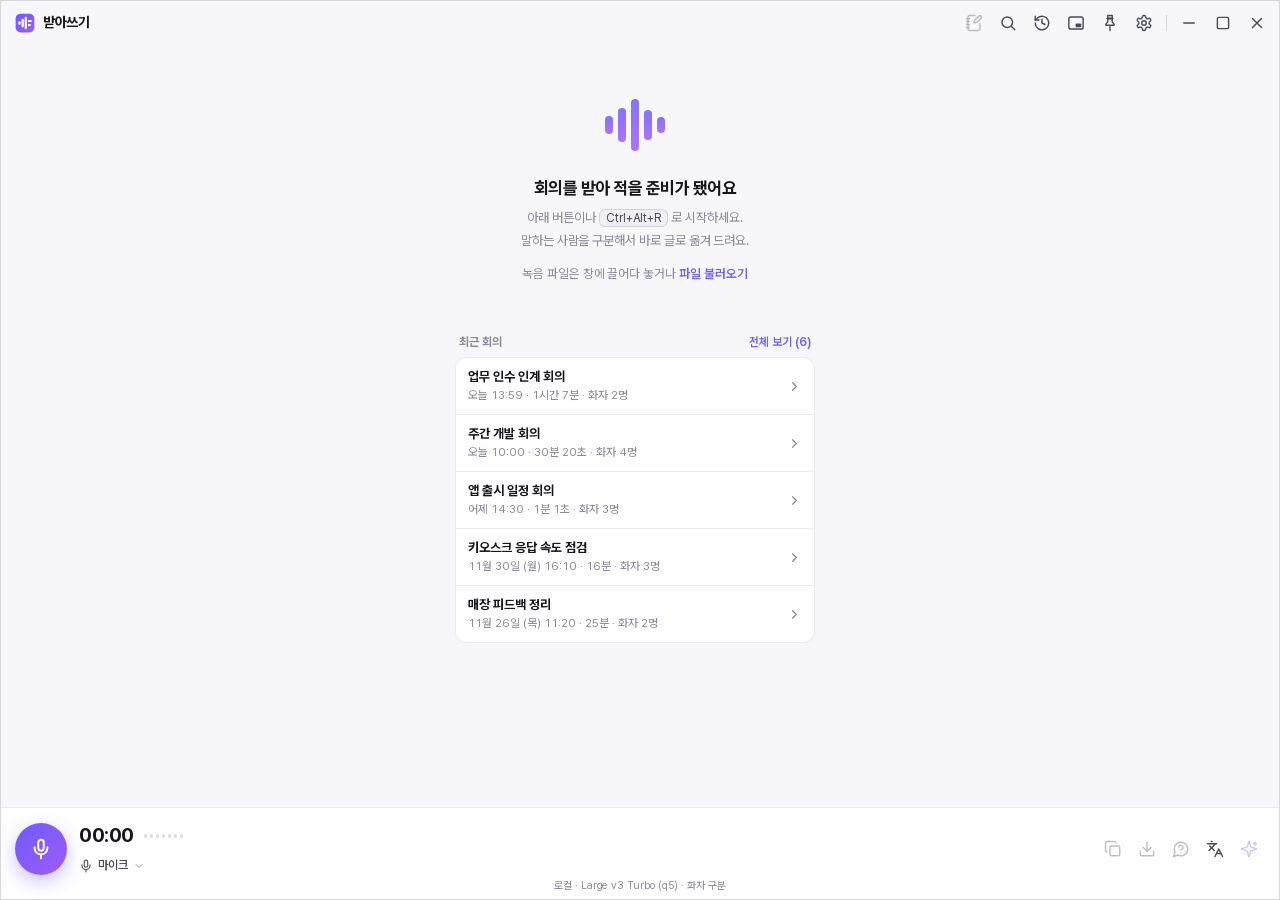
<file: ui/index.html>
<!doctype html>
<html lang="ko">
<head>
  <meta charset="utf-8" />
  <meta name="viewport" content="width=device-width, initial-scale=1" />
  <title>받아쓰기</title>
  <link rel="stylesheet" href="style.css" />
</head>
<body>
  <div id="app" class="app">
    <!-- 타이틀바 (창 끌기 영역) -->
    <header class="titlebar" data-tauri-drag-region>
      <div class="brand" data-tauri-drag-region>
        <svg class="logo" viewBox="0 0 64 64" aria-hidden="true"><defs><linearGradient id="lg" x1="0" y1="0" x2="1" y2="1"><stop offset="0" stop-color="#6D5DFC"/><stop offset="1" stop-color="#9F5BF6"/></linearGradient></defs><rect x="2" y="2" width="60" height="60" rx="16" fill="url(#lg)"/><g fill="#fff"><rect x="11" y="26" width="7" height="12" rx="3.5"/><rect x="21" y="18" width="7" height="28" rx="3.5"/><rect x="31" y="12" width="7" height="40" rx="3.5"/><rect x="41" y="22" width="13" height="7" rx="3.5"/><rect x="41" y="35" width="10" height="7" rx="3.5"/></g></svg>
        <span data-tauri-drag-region>받아쓰기</span>
      </div>
      <div class="tb-actions">
        <button class="icon-btn" id="btn-notes" title="메모 · 요약 · 코멘트 — 회의 내용을 보면서 옆에 적어요 (Ctrl+M)"><svg><use href="#i-notes"/></svg></button>
        <button class="icon-btn" id="btn-find" title="녹취록에서 찾기 (Ctrl+F) · 바꾸기 (Ctrl+H)"><svg><use href="#i-search"/></svg></button>
        <button class="icon-btn" id="btn-history" title="회의 기록"><svg><use href="#i-history"/></svg></button>
        <button class="icon-btn" id="btn-mini" title="미니 창 — 녹음 버튼만 작업 표시줄 시계 위에 (제목 줄을 더블클릭해도 돼요)"><svg><use href="#i-mini"/></svg></button>
        <button class="icon-btn" id="btn-pin" title="항상 위에 표시"><svg><use href="#i-pin"/></svg></button>
        <button class="icon-btn" id="btn-settings" title="설정"><svg><use href="#i-settings"/></svg></button>
        <span class="tb-sep"></span>
        <button class="icon-btn win" id="btn-min" title="최소화"><svg><use href="#i-minus"/></svg></button>
        <button class="icon-btn win" id="btn-max" title="화면 가득 크게 보기 (F11: 전체 화면)"><svg><use href="#i-maximize"/></svg></button>
        <button class="icon-btn win close" id="btn-close" title="트레이로 숨기기"><svg><use href="#i-x"/></svg></button>
      </div>
    </header>

    <!-- 업데이트 배너 -->
    <div class="update-bar" id="update-bar" hidden>
      <svg><use href="#i-refresh"/></svg>
      <span id="update-label" title="눌러서 바뀐 내용 보기">새 버전이 준비됐어요</span>
      <button class="chip-btn" id="btn-update-now">자세히 보기</button>
      <button class="icon-btn sm" id="btn-update-later" title="나중에 (쓰지 않을 때 자동으로 적용돼요)"><svg><use href="#i-x"/></svg></button>
    </div>

    <!-- 기록 보기 배너 -->
    <div class="viewing" id="viewing" hidden>
      <svg><use href="#i-history"/></svg>
      <span id="viewing-label">지난 회의</span>
      <button class="chip-btn" id="btn-view-list" title="회의 기록 목록 열기">목록</button>
      <button class="chip-btn" id="btn-back-live">실시간으로 돌아가기</button>
    </div>

    <!-- 회의를 마친 뒤: 저장됐다고 알리고, 화면 비우기 · 지난 회의로 가는 길 -->
    <div class="ended" id="ended" hidden>
      <svg><use href="#i-check"/></svg>
      <span id="ended-label">회의를 마쳤어요 · 기록에 저장됨</span>
      <button class="chip-btn" id="btn-ended-list" title="지난 회의 기록 보기">회의 기록</button>
      <button class="chip-btn primary" id="btn-new" title="화면을 비우고 다음 회의를 준비해요 (방금 회의는 기록에 남아요)">새 회의</button>
    </div>

    <!-- 가운데: 녹취록(왼쪽 · 위) + 노트(넓은 창은 오른쪽 · 좁은 창은 아래) -->
    <div class="work" id="work">
    <div class="main-col" id="main-col">
    <!-- 회의 제목 + 화자 -->
    <section class="meta" id="meta" hidden>
      <input class="title-input" id="title-input" spellcheck="false" maxlength="80" />
      <div class="speakers" id="speakers"></div>
    </section>

    <!-- 찾기 -->
    <div class="findbar" id="findbar" hidden>
      <svg><use href="#i-search"/></svg>
      <input id="find-input" placeholder="녹취록에서 찾기" spellcheck="false" autocomplete="off" />
      <span class="find-count" id="find-count"></span>
      <button class="icon-btn sm" id="find-prev" title="이전 (Shift+Enter)"><svg><use href="#i-up"/></svg></button>
      <button class="icon-btn sm" id="find-next" title="다음 (Enter)"><svg><use href="#i-chevron"/></svg></button>
      <button class="icon-btn sm" id="find-rep-toggle" title="바꾸기 (Ctrl+H)" aria-pressed="false"><svg><use href="#i-replace"/></svg></button>
      <button class="icon-btn sm" id="find-close" title="닫기 (Esc)"><svg><use href="#i-x"/></svg></button>
      <!-- 바꾸기 (Ctrl+H) -->
      <div class="rep-row" id="rep-row" hidden>
        <svg><use href="#i-replace"/></svg>
        <input id="rep-input" placeholder="바꿀 말" spellcheck="false" autocomplete="off" />
        <button class="chip-btn" id="rep-one" title="지금 고른 곳만 바꾸고 다음으로 (Enter)">바꾸기</button>
        <button class="chip-btn" id="rep-all" title="녹취록의 모든 곳 — 요약 · 제목에 있는 같은 말도 같이 바꿔요. 바꾼 뒤 되돌릴 수 있어요 (Ctrl+Enter)">모두 바꾸기</button>
      </div>
    </div>

    <!-- 고른 화자: 그 화자가 말한 곳만 건너다니기 (스크롤 막대에도 그 자리가 표시된다) -->
    <div class="findbar spkbar" id="spkbar" hidden>
      <i class="spk-dot"></i>
      <span class="spkbar-name" id="spkbar-name"></span>
      <span class="find-count" id="spkbar-count"></span>
      <button class="icon-btn sm" id="spk-prev" title="이 화자가 말한 이전 곳 (Shift+Enter)"><svg><use href="#i-up"/></svg></button>
      <button class="icon-btn sm" id="spk-next" title="이 화자가 말한 다음 곳 (Enter)"><svg><use href="#i-chevron"/></svg></button>
      <button class="icon-btn sm" id="spk-close" title="표시 끄기 (Esc)"><svg><use href="#i-x"/></svg></button>
    </div>

    <!-- 본문 -->
    <main class="body" id="body">
      <div class="summary-card" id="summary-card" hidden>
        <div class="summary-head">
          <span><svg><use href="#i-sparkles"/></svg> 회의 요약<button class="sum-tpl" id="btn-sum-tpl" title="요약 틀 — 눌러서 다른 틀로 다시 요약"><span id="sum-tpl-name">일반 회의</span><svg><use href="#i-chevron"/></svg></button><small class="sum-mark" id="sum-mark" hidden>직접 고침</small></span>
          <div>
            <button class="icon-btn sm" id="btn-edit-summary" title="요약 고치기"><svg><use href="#i-pencil"/></svg></button>
            <button class="icon-btn sm" id="btn-copy-summary" title="요약 복사"><svg><use href="#i-copy"/></svg></button>
            <button class="icon-btn sm" id="btn-share-summary" title="보내기 — 메신저용 정리 · 후속 메일 초안 · 할 일 일정 파일"><svg><use href="#i-send"/></svg></button>
            <button class="icon-btn sm" id="btn-fold-summary" title="접기"><svg><use href="#i-chevron"/></svg></button>
          </div>
        </div>
        <div class="summary-body md" id="summary-body"></div>
      </div>

      <div class="empty" id="empty">
        <div class="empty-art" aria-hidden="true">
          <span></span><span></span><span></span><span></span><span></span>
        </div>
        <h2>회의를 받아 적을 준비가 됐어요</h2>
        <p class="hint">아래 버튼이나 <kbd id="hotkey-hint">Ctrl+Alt+R</kbd> 로 시작하세요.<br />말하는 사람을 구분해서 바로 글로 옮겨 드려요.</p>
        <p class="hint file-hint">녹음 파일은 창에 끌어다 놓거나 <button class="link" id="btn-open-file">파일 불러오기</button></p>
        <div class="setup" id="setup"></div>
        <div class="recent" id="recent" hidden>
          <div class="recent-head"><span>최근 회의</span><button class="link" id="btn-recent-all">전체 보기</button></div>
          <div class="recent-list" id="recent-list"></div>
        </div>
      </div>

      <div class="transcript" id="transcript"></div>
      <div class="listening" id="listening" hidden><span class="dot"></span><span id="listening-text">듣는 중</span></div>
      <!-- 문장에 마우스를 올리면 뜨는 도구 (문장마다 버튼을 두지 않고 하나만 옮겨 다닌다) -->
      <div class="u-tools" id="u-tools" hidden>
        <button data-tool="edit" title="이 문장 고치기 (더블클릭해도 돼요)"><svg><use href="#i-pencil"/></svg><span>고치기</span></button>
        <button data-tool="comment" title="이 문장에 코멘트 달기"><svg><use href="#i-comment"/></svg><span>코멘트</span></button>
        <button data-tool="star" title="이 문장을 중요 표시 ⭐ — 요약할 때 꼭 다뤄요"><i class="star-ic" aria-hidden="true">⭐</i><span>중요</span></button>
        <span class="tools-hint">Enter 저장 · Esc 취소 · 글자를 다 지우면 문장 삭제</span>
      </div>
    </main>
    <!-- 고른 화자가 말한 자리를 스크롤 막대 위에 눈금으로 (VS Code 의 개요 눈금자처럼) -->
    <div class="ov-ruler" id="ov-ruler" aria-hidden="true" hidden></div>

    <button class="jump" id="jump" hidden>새 발화 ↓</button>
    </div>

    <!-- 노트: 메모 · 요약 · 코멘트 -->
    <div class="notes-grip" id="notes-grip" hidden title="끌어서 너비 조절 (더블클릭하면 처음 너비로)"></div>
    <aside class="notes" id="notes" hidden>
      <div class="notes-head">
        <nav class="notes-tabs" id="notes-tabs" role="tablist" aria-label="노트">
          <button role="tab" data-ntab="memo"><svg><use href="#i-notes"/></svg>메모</button>
          <button role="tab" data-ntab="summary"><svg><use href="#i-sparkles"/></svg>요약</button>
          <button role="tab" data-ntab="ask"><svg><use href="#i-ask"/></svg>묻기</button>
          <button role="tab" data-ntab="comments"><svg><use href="#i-comment"/></svg>코멘트<span class="n-count" id="cmt-count"></span></button>
        </nav>
        <button class="icon-btn sm" id="btn-notes-close" title="노트 닫기 (Ctrl+M)"><svg><use href="#i-x"/></svg></button>
      </div>
      <div class="notes-page memo-page" data-npage="memo" role="tabpanel">
        <textarea id="memo" spellcheck="false" placeholder="회의를 보면서 자유롭게 적어 두세요.&#10;적는 대로 저장되고, Markdown 회의록에도 함께 남아요.&#10;&#10;💬 [12:34] 처럼 시각으로 시작하는 줄은 그 시각 문장의 코멘트가 돼요 (빈 줄 전까지).&#10;⏱ 시각 넣기로 지금 녹음 · 듣는 곳의 시각을 붙일 수 있어요."></textarea>
        <div class="memo-foot">
          <button class="chip-btn" id="btn-memo-time" title="지금 녹음 · 듣고 있는 곳의 시각을 넣어요 (Ctrl+;) — 시각으로 시작하는 줄은 그 시각 문장의 코멘트가 돼요"><svg><use href="#i-clock"/></svg>시각 넣기</button>
          <button class="chip-btn" id="btn-memo-star" title="지금 녹음 · 듣고 있는 곳을 중요 표시 ⭐ — 요약할 때 꼭 다뤄요"><i class="star-ic" aria-hidden="true">⭐</i>중요 표시</button>
          <button class="chip-btn" id="btn-memo-goto" hidden title="이 줄이 코멘트로 붙은 문장을 녹취록에서 보기 (줄을 Ctrl+클릭해도 돼요)"><svg><use href="#i-comment"/></svg><span></span></button>
          <span class="memo-state" id="memo-state"></span>
        </div>
      </div>
      <div class="notes-page" data-npage="summary" role="tabpanel" hidden>
        <div class="notes-scroll" id="notes-summary-slot">
          <div class="n-empty" id="summary-empty">
            <svg><use href="#i-sparkles"/></svg>
            <b>아직 요약이 없어요</b>
            <p>AI 에게 맡기거나, 직접 써도 돼요.</p>
            <div class="n-actions"><button class="btn sm" id="btn-summary-ai">AI 로 요약</button><button class="btn ghost sm" id="btn-summary-write">직접 쓰기</button></div>
            <button class="sum-tpl pick" id="btn-sum-tpl-empty" title="이 틀로 요약해요 — 눌러서 회의 종류에 맞는 틀 고르기">요약 틀 <b id="sum-tpl-empty-name">일반 회의</b><svg><use href="#i-chevron"/></svg></button>
          </div>
        </div>
      </div>
      <div class="notes-page ask-page" data-npage="ask" role="tabpanel" hidden>
        <div class="notes-scroll ask-list" id="ask-list" aria-live="polite"></div>
        <!-- 지금까지 따라잡기: 녹음 중에만 — 늦게 들어왔거나 잠깐 자리를 비웠을 때 -->
        <div class="ask-catch" id="ask-catch" hidden>
          <button class="chip-btn" id="btn-catch-recent"><svg><use href="#i-rewind"/></svg><span>지난 10분 정리</span></button>
          <button class="chip-btn" id="btn-catch-decided" title="지금까지 정해진 것과 할 일(담당 · 기한)만 모아요"><svg><use href="#i-check"/></svg>지금까지 정해진 것</button>
        </div>
        <form class="ask-foot" id="ask-form">
          <textarea id="ask-input" rows="1" spellcheck="false" aria-label="회의에 물어볼 내용" placeholder="이 회의에 대해 물어보세요"></textarea>
          <button class="ask-send" id="ask-send" type="submit" title="보내기 (Enter)"><svg><use href="#i-send"/></svg></button>
        </form>
      </div>
      <div class="notes-page" data-npage="comments" role="tabpanel" hidden>
        <div class="notes-scroll cmt-list" id="cmt-list"></div>
      </div>
    </aside>
    </div>

    <!-- 하단 도크 -->
    <footer class="dock">
      <button class="rec" id="btn-rec" title="녹음 시작/중지">
        <span class="ring" id="rec-ring"></span>
        <svg class="ic-mic"><use href="#i-mic"/></svg>
        <span class="ic-stop"></span>
      </button>
      <div class="dock-mid">
        <div class="dock-row">
          <span class="timer" id="timer">00:00</span>
          <span class="meter" id="meter"><i></i><i></i><i></i><i></i><i></i><i></i><i></i></span>
          <span class="paused-tag" id="paused-tag" hidden>일시정지</span>
          <span class="fprog" id="fprog" hidden><i id="fprog-bar"></i></span>
          <button class="link watch-stop" id="btn-watch-stop" hidden title="이 파일 받아쓰기를 멈춰요 — 받아 적은 데까지 기록에 남기고 다시 받아 적지 않아요">멈추기</button>
        </div>
        <button class="source" id="btn-source" title="입력 소리 선택">
          <svg><use href="#i-mic"/></svg><span id="source-label">마이크</span><svg class="chev"><use href="#i-chevron"/></svg>
        </button>
      </div>
      <!-- 다시 듣기: 막대를 옮기면 녹취록의 그 문장이 표시되고, 문장을 누르면 막대가 그 자리로 간다 -->
      <div class="player dock-play" id="player" hidden>
        <button class="icon-btn sm" id="pl-play" title="재생 · 멈춤 (Space)"><svg><use href="#i-play"/></svg></button>
        <span class="pl-time" id="pl-time">00:00</span>
        <!-- 막대 = 누가 언제 말했는지(화자 색, 들은 곳은 진하게) · 위의 노란 점 = 코멘트(메모의 [시각] 줄) -->
        <div class="pl-track" id="pl-track">
          <div class="pl-lane" id="pl-lane"></div>
          <div class="pl-lane pl-done" id="pl-done"></div>
          <input type="range" id="pl-seek" min="0" max="10000" value="0" aria-label="재생 위치 — 옮기면 녹취록에서 그 문장을 보여 줘요" />
          <div class="pl-marks" id="pl-marks"></div>
          <div class="pl-tip" id="pl-tip" hidden></div>
        </div>
        <span class="pl-time" id="pl-dur">00:00</span>
        <button class="pl-rate" id="pl-rate" title="재생 속도">1×</button>
      </div>
      <!-- 녹음 파일이 없는 회의: 재생 막대 자리에 왜 없는지 · 켜는 곳 -->
      <button class="no-audio dock-play" id="no-audio" hidden title="설정 › 일반 › 녹음 파일도 저장을 켜면 다음 회의부터 여기서 다시 들을 수 있어요">
        <svg><use href="#i-play"/></svg><span>녹음 파일이 없는 회의라 다시 들을 수 없어요</span><b>켜는 곳</b>
      </button>
      <div class="dock-actions">
        <button class="icon-btn" id="btn-pause" title="일시정지 · 이어서" hidden><svg><use href="#i-pause"/></svg></button>
        <button class="icon-btn star-btn" id="btn-star" title="중요 표시 ⭐ — 지금 말하는 곳" hidden><i class="star-ic" aria-hidden="true">⭐</i></button>
        <button class="icon-btn" id="btn-copy" title="전체 복사"><svg><use href="#i-copy"/></svg></button>
        <button class="icon-btn" id="btn-save" title="파일로 저장"><svg><use href="#i-download"/></svg></button>
        <button class="icon-btn" id="btn-ask" title="회의에 묻기 — AI 에게 이 회의 내용을 물어봐요"><svg><use href="#i-ask"/></svg></button>
        <button class="icon-btn" id="btn-translate" title="번역 — 요약에 쓰는 AI 로 녹취록을 번역해요"><svg><use href="#i-translate"/></svg></button>
        <button class="icon-btn accent" id="btn-summary" title="AI 회의 요약"><svg><use href="#i-sparkles"/></svg></button>
        <button class="icon-btn mini-only" id="btn-catchup" hidden><svg><use href="#i-rewind"/></svg></button>
        <button class="icon-btn mini-only" id="btn-expand" title="창 위치 복구 — 원래 크기·자리로 (더블클릭해도 돼요)"><svg><use href="#i-expand"/></svg></button>
        <button class="icon-btn mini-only" id="btn-mini-min" title="최소화 (작업 표시줄로)"><svg><use href="#i-minus"/></svg></button>
        <button class="icon-btn mini-only" id="btn-mini-hide" title="트레이로 숨기기"><svg><use href="#i-x"/></svg></button>
      </div>
      <div class="engine-label" id="engine-label"></div>
      <div class="mini-cap" id="mini-cap"></div>
    </footer>

    <datalist id="spk-names"></datalist>
    <!-- 팝오버 메뉴 -->
    <div class="popover" id="pop-source" hidden>
      <button data-source="mic"><svg><use href="#i-mic"/></svg><div><b>마이크</b><small>대면 회의 · 내 목소리</small></div></button>
      <button data-source="system"><svg><use href="#i-speaker"/></svg><div><b>시스템 소리</b><small>Zoom·Teams 상대방 · 영상</small></div></button>
      <button data-source="both"><svg><use href="#i-both"/></svg><div><b>마이크 + 시스템</b><small>온라인 회의 전체 (헤드셋 권장)</small></div></button>
    </div>
    <div class="popover" id="pop-spk" hidden></div>
    <!-- 요약 틀 고르기 (요약 칸의 틀 이름 · 요약이 없을 때의 '요약 틀') -->
    <div class="popover pop-tpl" id="pop-tpl" hidden></div>
    <!-- 요약 보내기 (요약 칸 머리의 ➤) -->
    <div class="popover pop-share" id="pop-share" hidden></div>
    <!-- 화자별 발언 통계 (화자 칩 끝의 '발언 통계') -->
    <div class="popover stats-pop" id="pop-stats" hidden></div>
    <!-- 문장 코멘트: 바깥을 누르거나 Enter 로 저장, Esc 로 그만두기 -->
    <div class="popover cmt-pop" id="pop-cmt" hidden>
      <div class="cmt-quote" id="cmt-quote"></div>
      <textarea id="cmt-input" rows="3" spellcheck="false" placeholder="이 문장에 대한 코멘트 (확인할 점 · 생각 · 할 일)&#10;메모에도 [시각] 줄로 함께 적혀요"></textarea>
      <div class="cmt-foot">
        <small>Enter 저장 · Shift+Enter 줄바꿈 · Esc 취소</small>
        <button class="link danger" id="cmt-del">지우기</button>
        <button class="btn sm" id="cmt-save">저장</button>
      </div>
    </div>
    <!-- 번역 (하단 번역 단추): 언어 · 남은 문장 번역 · 보이기 · 지우기 -->
    <div class="popover pop-tr" id="pop-tr" hidden>
      <div class="tr-head"><span>번역</span><select class="compact" id="tr-lang"></select></div>
      <p class="tr-status" id="tr-status"></p>
      <div class="tr-bar" id="tr-bar" hidden><i></i></div>
      <label class="tr-show"><input type="checkbox" id="tr-show" /> 녹취록에 번역 보이기</label>
      <div class="tr-acts">
        <button class="link danger" id="tr-clear">번역 지우기</button>
        <button class="btn sm" id="tr-go">남은 문장 번역</button>
      </div>
      <small class="tr-note" id="tr-note"></small>
    </div>
    <div class="popover" id="pop-save" hidden>
      <!-- 번역이 있는 회의: 녹취록을 원문 · 번역 · 둘 다로 (JSON 은 늘 그대로) -->
      <div class="save-tr" id="save-tr" hidden><span>녹취록</span><div class="seg seg-sm" id="seg-save-tr"><button data-v="orig">원문</button><button data-v="tr">번역</button><button data-v="both">둘 다</button></div></div>
      <button data-fmt="md"><b>Markdown</b><small>.md · 회의록 (요약 · 메모 · 코멘트 포함)</small></button>
      <button data-fmt="docx"><b>Word</b><small>.docx · 결재 · 공유용 (요약 · 할 일 표 · 녹취록)</small></button>
      <button data-fmt="pdf"><b>PDF</b><small>.pdf · 인쇄용 (화면과 같은 글꼴)</small></button>
      <button data-fmt="txt"><b>텍스트</b><small>.txt · 메모장</small></button>
      <button data-fmt="srt"><b>자막</b><small>.srt · 영상 자막</small></button>
      <button data-fmt="json"><b>JSON</b><small>.json · 원본 데이터</small></button>
    </div>

    <!-- 기록 패널 -->
    <aside class="panel" id="panel-history" hidden>
      <div class="panel-head">
        <h3>회의 기록</h3>
        <div>
          <button class="icon-btn" id="btn-import" title="녹음 파일 받아쓰기"><svg><use href="#i-file"/></svg></button>
          <button class="icon-btn" id="btn-open-folder" title="폴더 열기"><svg><use href="#i-folder"/></svg></button>
          <button class="icon-btn" data-close title="닫기"><svg><use href="#i-x"/></svg></button>
        </div>
      </div>
      <!-- 기록 목록 · 모든 회의에 묻기 -->
      <nav class="seg h-tabs" id="h-tabs" role="tablist" aria-label="회의 기록">
        <button role="tab" data-hmode="list" class="on">기록 · 찾기</button>
        <button role="tab" data-hmode="ask">모든 회의에 묻기</button>
      </nav>
      <div class="h-search" data-hpage="list">
        <svg><use href="#i-search"/></svg>
        <input id="history-q" placeholder="제목·내용으로 찾기" spellcheck="false" autocomplete="off" />
      </div>
      <div class="panel-body" id="history-list" data-hpage="list"></div>
      <div class="hask" data-hpage="ask" hidden>
        <div class="hask-range" id="hask-range" role="group" aria-label="물어볼 기간">
          <span>기간</span>
          <button data-days="7">1주</button><button data-days="30">1달</button><button data-days="90">3달</button><button data-days="0" class="on">전체</button>
        </div>
        <div class="ask-list hask-list" id="hask-list" aria-live="polite"></div>
        <form class="ask-foot" id="hask-form">
          <textarea id="hask-input" rows="1" spellcheck="false" aria-label="모든 회의에 물어볼 내용" placeholder="모든 회의에 물어보세요"></textarea>
          <button class="ask-send" id="hask-send" type="submit" title="보내기 (Enter)"><svg><use href="#i-send"/></svg></button>
        </form>
      </div>
    </aside>

    <!-- 설정 패널 -->
    <aside class="panel" id="panel-settings" hidden>
      <div class="panel-head">
        <h3>설정</h3>
        <button class="icon-btn" data-close title="닫기"><svg><use href="#i-x"/></svg></button>
      </div>
      <nav class="set-tabs" id="set-tabs" role="tablist" aria-label="설정 분류">
        <button role="tab" data-tab="record">녹음</button>
        <button role="tab" data-tab="speaker">화자</button>
        <button role="tab" data-tab="summary">요약</button>
        <button role="tab" data-tab="usage">사용량</button>
        <button role="tab" data-tab="general">일반</button>
      </nav>
      <div class="panel-body settings" id="settings">

        <!-- 녹음: 음성 인식 엔진 · 입력 -->
        <div class="set-page" data-page="record" role="tabpanel">
          <section>
            <h4>음성 인식 엔진</h4>
            <div class="seg seg-wrap seg-4" id="seg-engine">
              <button data-v="local">로컬</button>
              <button data-v="openai">OpenAI</button>
              <button data-v="groq">Groq</button>
              <button data-v="elevenlabs">ElevenLabs</button>
              <button data-v="rtzr">리턴제로</button>
              <button data-v="clova">CLOVA</button>
              <button data-v="custom">사용자 지정</button>
            </div>
            <p class="desc" id="engine-desc"></p>

            <div data-engine="local">
              <div class="models" id="model-list"></div>
              <div class="set-group">
                <label class="row"><span>정확도 우선<small>빔 서치로 조금 더 정확하지만 느려져요</small></span><input type="checkbox" class="switch" id="opt-beam" /></label>
                <label class="row" id="gpu-row" hidden><span>GPU 가속<small id="gpu-desc">그래픽 카드로 더 빨리 받아 적어요 — 없거나 안 되면 저절로 CPU</small></span><input type="checkbox" class="switch" id="opt-gpu" /></label>
                <label class="row" title="녹음 중엔 위에서 고른 모델로 빠르게 받아 적고, 녹음이 끝나면 저장된 녹음을 이 모델로 다시 받아 적어 글을 바꿔요. 화자 · 시각은 그대로, 녹음 중이나 그 뒤에 직접 고친 문장도 그대로 둬요. 녹음 파일 받아쓰기 · 녹음 폴더는 처음부터 이 모델로 받아 적어요."><span>녹음이 끝나면 다시 받아 적기<small id="redo-desc"></small></span><select class="compact" id="opt-redo-model"></select></label>
              </div>
            </div>
            <div class="set-group" data-engine="openai">
              <label class="field"><span>API 키 <button class="link" data-url="https://platform.openai.com/api-keys">키 만들기 ↗</button></span><input type="password" id="key-openai" placeholder="sk-…" autocomplete="off" /></label>
              <label class="field"><span>모델</span>
                <select id="opt-openai-model">
                  <option value="gpt-transcribe">gpt-transcribe (추천 · 가장 정확)</option>
                  <option value="gpt-4o-transcribe">gpt-4o-transcribe (2027년 2월 종료)</option>
                  <option value="gpt-4o-mini-transcribe">gpt-4o-mini-transcribe (저렴 · 2027년 2월 종료)</option>
                  <option value="whisper-1">whisper-1 (2027년 2월 종료)</option>
                </select>
              </label>
            </div>
            <div class="set-group" data-engine="groq">
              <label class="field"><span>API 키 <button class="link" data-url="https://console.groq.com/keys">무료로 받기 ↗</button></span><input type="password" id="key-groq" placeholder="gsk_…" autocomplete="off" /></label>
              <label class="field"><span>모델</span>
                <select id="opt-groq-model">
                  <option value="whisper-large-v3-turbo">whisper-large-v3-turbo (가장 빠름)</option>
                  <option value="whisper-large-v3">whisper-large-v3 (더 정확)</option>
                </select>
              </label>
            </div>
            <div class="set-group" data-engine="elevenlabs">
              <label class="field"><span>API 키 <button class="link" data-url="https://elevenlabs.io/app/settings/api-keys">키 만들기 ↗</button></span><input type="password" id="key-elevenlabs" placeholder="sk_…" autocomplete="off" /></label>
              <label class="field"><span>모델</span>
                <select id="opt-elevenlabs-model">
                  <option value="scribe_v3">scribe_v3 (추천 · 가장 정확)</option>
                  <option value="scribe_v2">scribe_v2</option>
                </select>
              </label>
            </div>
            <div class="set-group" data-engine="rtzr">
              <label class="field"><span>Client ID <button class="link" data-url="https://developers.rtzr.ai/console/">콘솔 열기 ↗</button></span><input type="password" id="key-rtzr-id" autocomplete="off" /></label>
              <label class="field"><span>Client Secret</span><input type="password" id="key-rtzr" autocomplete="off" /></label>
            </div>
            <div class="set-group" data-engine="clova">
              <label class="field"><span>Invoke URL <small>도메인 › 빌더 › 설정 › 연동 정보</small></span><input id="opt-clova-url" placeholder="https://clovaspeech-gw.ncloud.com/external/v1/…" spellcheck="false" /></label>
              <label class="field"><span>Secret Key <button class="link" data-url="https://console.ncloud.com/">콘솔 열기 ↗</button></span><input type="password" id="key-clova" autocomplete="off" /></label>
            </div>
            <div class="set-group" data-engine="custom">
              <label class="field"><span>주소</span><input id="opt-custom-url" placeholder="http://localhost:8000/v1" /></label>
              <label class="field"><span>모델</span><input id="opt-custom-model" placeholder="whisper-1" /></label>
              <label class="field"><span>API 키 <small>(선택)</small></span><input type="password" id="key-custom" autocomplete="off" /></label>
            </div>
            <button class="btn ghost" id="btn-test">연결 테스트</button>
          </section>

          <section>
            <h4>입력</h4>
            <div class="set-group">
              <label class="field"><span>마이크</span><select id="opt-mic"></select></label>
              <label class="row"><span>언어<small>회의에서 주로 쓰는 말</small></span>
                <select id="opt-lang" class="compact">
                  <option value="ko">한국어</option>
                  <option value="auto">자동 감지</option>
                  <option value="en">English</option>
                  <option value="ja">日本語</option>
                  <option value="zh">中文</option>
                </select>
              </label>
              <label class="field"><span>용어집 <small title="회사 · 제품 · 사람 이름을 더 잘 알아들어요. 로컬 엔진은 앞쪽 40개 안팎만 쓰니 중요한 말을 앞에 두세요">쉼표로 구분 · 중요한 말부터 (로컬은 앞 40개 안팎)</small></span>
                <textarea id="opt-glossary" rows="2" placeholder="예) OKPOS, 키오스크, 스캔프리, 정산"></textarea>
              </label>
              <label class="field"><span>말하는 동안 미리 보기 <small>말이 끝나기 전에 들린 말을 흐린 글씨로 먼저 보여 줘요</small></span>
                <select id="opt-preview">
                  <option value="auto">자동 — 로컬 엔진만 (PC가 여유 있을 때)</option>
                  <option value="on">켜기 — API 엔진도 (요청이 늘어 비용이 올라요)</option>
                  <option value="off">끄기</option>
                </select>
              </label>
            </div>
            <p class="desc">마이크 · PC 소리 중 무엇을 받아 적을지는 녹음 버튼 옆 <b>마이크 ▾</b> 에서 골라요.</p>
          </section>
        </div>

        <!-- 화자: 화자 구분 · 목소리 기억 -->
        <div class="set-page" data-page="speaker" role="tabpanel" hidden>
          <section>
            <h4>화자 구분</h4>
            <div class="set-group">
              <label class="row"><span>화자 구분하기<small>녹음이 끝나면 회의 전체를 다시 듣고 한 번 더 정리해요</small></span><input type="checkbox" class="switch" id="opt-diar" /></label>
              <div class="row model-mini" id="speaker-model"></div>
            </div>
            <div class="set-group" id="diar-tune">
              <label class="field"><span>구분 민감도 <small id="thr-label"></small></span>
                <input type="range" id="opt-thr" min="0.25" max="0.70" step="0.01" />
                <div class="range-ends"><small>화자를 적게</small><small>화자를 많이</small></div>
              </label>
              <label class="row"><span>최대 화자 수<small>참석 인원을 알면 이게 가장 정확해요</small></span>
                <select id="opt-maxspk" class="compact">
                  <option value="0">자동</option>
                  <option value="2">2명</option><option value="3">3명</option><option value="4">4명</option>
                  <option value="5">5명</option><option value="6">6명</option><option value="8">8명</option><option value="10">10명</option>
                </select>
              </label>
            </div>
            <p class="desc">한 사람이 여럿으로 나뉘면 민감도를 왼쪽으로, 여러 사람이 하나로 합쳐지면 오른쪽으로 옮겨 보세요.</p>
          </section>

          <section>
            <h4>목소리 기억</h4>
            <div class="set-group">
              <label class="row"><span>목소리 기억하기<small>이름 붙인 사람을 다음 회의에서 알아보고 이름을 붙여요</small></span><input type="checkbox" class="switch" id="opt-voices" /></label>
              <div class="voice-list" id="voice-list"></div>
            </div>
            <p class="desc">목소리 특징값(숫자)만 이 PC에 두고, 녹음은 따로 저장하지 않아요. 잊게 하면 지난 회의에 남은 그 사람의 특징값도 함께 지워요.</p>
          </section>
        </div>

        <!-- 요약: AI 요약 제공자 -->
        <div class="set-page" data-page="summary" role="tabpanel" hidden>
          <section>
            <h4>AI 요약</h4>
            <div class="seg seg-wrap" id="seg-llm">
              <button data-v="ollama">Ollama</button>
              <button data-v="groq">Groq</button>
              <button data-v="gemini">Gemini</button>
              <button data-v="openai">OpenAI</button>
              <button data-v="anthropic">Claude</button>
              <button data-v="custom">사용자 지정</button>
            </div>
            <p class="desc" id="llm-desc"></p>
            <div class="set-group" data-llm="ollama">
              <label class="field"><span>Ollama 주소</span><input id="opt-ollama-url" spellcheck="false" /></label>
              <label class="field"><span>모델 <small>한국어 특화: exaone3.5</small></span><input id="opt-ollama-model" list="llm-models" spellcheck="false" /></label>
            </div>
            <div class="set-group" data-llm="groq">
              <label class="field"><span>Groq API 키 <small>음성 인식과 같은 키</small></span><input type="password" id="key-groq-llm" placeholder="gsk_…" autocomplete="off" /></label>
              <label class="field"><span>모델</span><input id="opt-llm-groq-model" list="llm-models" spellcheck="false" /></label>
            </div>
            <div class="set-group" data-llm="gemini">
              <label class="field"><span>Gemini API 키</span><input type="password" id="key-gemini" placeholder="AIza…" autocomplete="off" /></label>
              <label class="field"><span>모델 <small>gemini-flash-latest = 항상 최신 Flash</small></span><input id="opt-llm-gemini-model" list="llm-models" spellcheck="false" /></label>
            </div>
            <div class="set-group" data-llm="openai">
              <label class="field"><span>OpenAI API 키 <small>음성 인식과 같은 키</small></span><input type="password" id="key-openai-llm" placeholder="sk-…" autocomplete="off" /></label>
              <label class="field"><span>모델</span><input id="opt-llm-openai-model" list="llm-models" spellcheck="false" /></label>
            </div>
            <div class="set-group" data-llm="anthropic">
              <label class="field"><span>Anthropic API 키 <small>저장된 키가 없으면 ant 로그인</small></span><input type="password" id="key-anthropic" placeholder="sk-ant-…" autocomplete="off" /></label>
              <label class="field"><span>모델</span><input id="opt-anthropic-model" list="llm-models" spellcheck="false" /></label>
            </div>
            <div class="set-group" data-llm="custom">
              <label class="field"><span>주소 <small>OpenAI 호환</small></span><input id="opt-llm-custom-url" placeholder="http://localhost:1234/v1" spellcheck="false" /></label>
              <label class="field"><span>모델</span><input id="opt-llm-custom-model" list="llm-models" spellcheck="false" /></label>
              <label class="field"><span>API 키 <small>(선택)</small></span><input type="password" id="key-llm-custom" autocomplete="off" /></label>
            </div>
            <datalist id="llm-models"></datalist>
            <button class="btn ghost" id="btn-test-llm">연결 확인 · 모델 목록 불러오기</button>
          </section>
          <section>
            <h4>번역</h4>
            <p class="desc">위에서 고른 AI 로 녹취록을 번역해요. 지난 회의는 하단 <b>번역</b> 단추로, 녹음 중에는 아래를 켜면 문장이 확정되는 대로 번역해 문단 아래에 보여 줘요. 원문은 그대로 두고 번역은 따로 저장돼요 — 내보낼 때 원문 · 번역 · 둘 다를 골라요.</p>
            <div class="set-group">
              <label class="row"><span>번역할 언어</span><select class="compact" id="opt-tr-lang"></select></label>
              <label class="row"><span>녹음 중 실시간 번역<small>API 를 쓰면 몇 문장마다 요청이 하나씩 가요 (Ollama 는 PC 안에서) · 느린 PC 는 Ollama 가 받아쓰기를 늦출 수 있어요</small></span><input type="checkbox" class="switch" id="opt-tr-live" /></label>
            </div>
          </section>
          <section>
            <h4>요약 틀</h4>
            <p class="desc">회의 종류에 맞춘 회의록 형식이에요. 요약 칸의 틀 이름을 눌러 회의마다 바꿀 수 있고, 회의마다 마지막에 쓴 틀을 기억해 다시 요약할 때도 그 틀로 요약해요.</p>
            <div class="set-group">
              <label class="row"><span>기본 틀<small>틀을 고른 적 없는 회의에 써요</small></span><select class="compact" id="opt-sum-template"></select></label>
              <div class="tpl-list" id="tpl-list"></div>
              <div class="tpl-edit" id="tpl-edit" hidden>
                <label class="field"><span>이름</span><input id="tpl-name" maxlength="30" spellcheck="false" placeholder="예: 주간 보고" /></label>
                <label class="field"><span>섹션 <small>한 줄에 하나 · "섹션 이름 — 무엇을 적을지"</small></span><textarea id="tpl-sections" rows="6" spellcheck="false" placeholder="한 줄 요약&#10;지난주 한 일 — 끝낸 것 위주로&#10;이번 주 할 일&#10;막힌 것 — 도움이 필요한 것&#10;할 일"></textarea></label>
                <p class="desc tpl-hint">한 줄 요약 · 주요 논의 · 결정 사항 · 할 일 · 남은 질문은 설명 없이 쓰면 일반 회의와 같은 방식으로 적어요. 제목 · 근거 시각 · ⭐ 는 모든 틀에 들어가요.</p>
                <div class="tpl-edit-foot"><button class="btn ghost sm" id="btn-tpl-cancel">취소</button><button class="btn sm" id="btn-tpl-save">저장</button></div>
              </div>
            </div>
            <button class="btn ghost" id="btn-tpl-add">+ 내 틀 만들기</button>
          </section>
        </div>

        <!-- 사용량: API 사용량 -->
        <div class="set-page" data-page="usage" role="tabpanel" hidden>
          <section>
            <div class="sec-head"><h4>API 사용량</h4><button class="btn ghost sm" id="btn-usage-refresh" title="다시 불러오기">새로 고침</button></div>
            <div class="usage" id="usage-box"></div>
            <p class="desc">이 앱으로 쓴 양과 금액, 공급자가 응답마다 알려 주는 <b>남은 한도</b>예요. 금액은 공식 단가(2026년 11월 기준)로 셈한 <b>추정치</b>라 실제 청구액과 조금 다를 수 있어요. 잔액 · 크레딧은 일반 API 키로는 알 수 없어 각 공급자 사이트에서 확인해 주세요.</p>
            <div class="set-group">
              <label class="row"><span>환율<small>원화 금액은 이 환율로 셈해요</small></span>
                <span class="fx-input"><span>1달러 =</span><input type="number" id="opt-usd-krw" min="100" max="10000" step="10" inputmode="numeric" /><span>원</span></span>
              </label>
            </div>
          </section>
        </div>

        <!-- 일반: 단축키 · 창 · 시작 · 업데이트 · 테마 · 정보 -->
        <div class="set-page" data-page="general" role="tabpanel" hidden>
          <section>
            <h4>녹음 · 창</h4>
            <div class="set-group">
              <div class="row"><span>녹음 단축키<small id="hotkey-desc">어디서든 녹음을 시작하고 멈춰요</small></span><button type="button" class="keycap" id="opt-hotkey" title="눌러서 바꾸기"></button></div>
              <div class="row"><span>중요 표시 단축키 ⭐<small id="star-hotkey-desc">지금 말하는 곳에 ⭐ · 요약이 꼭 다뤄요</small></span><button type="button" class="keycap" id="opt-star-hotkey" title="눌러서 바꾸기"></button></div>
              <label class="row"><span>항상 위에 표시<small>회의 화면 옆에 띄워 둘 때</small></span><input type="checkbox" class="switch" id="opt-top" /></label>
              <label class="row"><span>녹음 파일도 저장<small>문장을 눌러 다시 듣기 · 1시간 약 11MB</small></span><input type="checkbox" class="switch" id="opt-audio" /></label>
            </div>
          </section>

          <section>
            <h4>말로 입력</h4>
            <div class="set-group">
              <label class="row"><span>어디서나 말로 입력하기<small>단축키를 누른 채 말하고 떼면 지금 커서가 있는 곳(메일 · 메신저 · 문서)에 글자가 들어가요</small></span><input type="checkbox" class="switch" id="opt-dictate" /></label>
              <div class="row" id="dictate-hotkey-row" hidden><span>말로 입력 단축키<small id="dictate-hotkey-desc">누른 채 말하기 · 톡 누르면 손을 떼고 말해도 돼요</small></span><button type="button" class="keycap" id="opt-dictate-hotkey" title="눌러서 바꾸기"></button></div>
              <label class="row" id="dictate-insert-row" hidden><span>넣는 방법<small>붙여넣기는 빠르고 원래 클립보드를 되돌려 놓아요 · 한 글자씩은 클립보드를 건드리지 않아요</small></span>
                <select id="opt-dictate-insert" class="compact">
                  <option value="paste">붙여넣기</option>
                  <option value="type">한 글자씩</option>
                </select>
              </label>
              <label class="row" id="dictate-polish-row" hidden><span>AI 로 다듬기<small>설정 › 요약의 AI 로 맞춤법 · 띄어쓰기를 다듬어요 · 조금 늦어지고, 받아 적은 글이 그 AI 로 가요</small></span><input type="checkbox" class="switch" id="opt-dictate-polish" /></label>
            </div>
            <p class="desc" id="dictate-desc" hidden>음 · 어 같은 군말과 되풀이는 빼고, "쉼표" · "마침표" · "물음표" · "줄 바꿈"이라고 말하면 그 문장부호로 바꿔요. 회의를 받아 적는 동안 마이크를 쓰고 있으면 쉬어요 — 내 말이 회의 기록에 섞이지 않게.</p>
          </section>

          <section>
            <h4>개인정보</h4>
            <p class="desc">전화번호 · 주민등록번호 · 카드번호 · 계좌번호 · 이메일처럼 보이는 숫자를 <code>[전화번호]</code> 같은 글로 가려요. 이 PC 안에서 규칙으로 가리고, 기록의 원문은 그대로예요. 숫자로 받아 적힌 것만 잡아요 ("공일공 …" 처럼 글자로 받아 적힌 번호는 못 잡아요). 음성 인식을 API 로 하면 소리는 그대로 보내져요.</p>
            <div class="set-group">
              <label class="row"><span>AI 로 보낼 때 가리기<small>요약 · 회의에 묻기 · 따라잡기 · 모든 회의에 묻기 · 번역 — 답의 근거 시각은 원문 문장으로 이어져요 · 말로 입력은 번호 · 메일이 있으면 AI 로 다듬지 않아요</small></span><input type="checkbox" class="switch" id="opt-mask-ai" /></label>
              <label class="row"><span>내보낼 때 가리기<small>파일 내보내기(Markdown · Word · PDF · 텍스트 · 자막) · 복사(전체 · 요약 · 답) · 보내기(메신저 · 메일 · 일정) — JSON 은 원본 그대로</small></span><input type="checkbox" class="switch" id="opt-mask-export" /></label>
              <label class="row"><span>녹음 파일 보관 기간<small>지나면 녹음 파일(.opus)만 지워요 · 녹취록 · 요약 · 메모는 남아요</small></span><select class="compact" id="opt-audio-keep"><option value="0">계속 보관</option><option value="7">7일</option><option value="30">30일</option><option value="90">90일</option><option value="365">1년</option></select></label>
            </div>
          </section>

          <section>
            <h4>회의 시작 알림</h4>
            <div class="set-group">
              <label class="row"><span>회의가 시작되면 알려 주기<small>회의 앱이 마이크를 쓰기 시작하면 시계 위에서 받아쓸지 묻고, 마이크를 놓으면 멈출지 물어요 · 녹음을 저절로 시작하지는 않아요</small></span><input type="checkbox" class="switch" id="opt-meet" /></label>
              <div class="field" id="meet-apps-field" hidden><span>지켜볼 앱 <small>브라우저 = Google Meet 같은 웹 회의</small></span>
                <div class="meet-apps" id="meet-apps" role="group" aria-label="지켜볼 앱"></div>
              </div>
              <label class="row"><span>Outlook 일정에서 제목 · 참석자 가져오기<small>녹음을 시작할 때 지금 일정의 제목을 회의 제목으로, 참석자를 화자 이름 후보로 써요 · 켜져 있는 클래식 Outlook 만 읽고, 로그인이 필요 없어요</small></span><input type="checkbox" class="switch" id="opt-calendar" /></label>
            </div>
            <p class="desc cal-status" id="cal-status" hidden></p>
          </section>

          <section>
            <h4>녹음 폴더 지켜보기</h4>
            <div class="set-group">
              <label class="row"><span>새 녹음 파일을 알아서 받아 적기<small>휴대폰 · 녹음기 파일이 쌓이는 폴더(OneDrive 등)에 새 파일이 생기면 받아 적어요 · 녹음 중이면 끝난 뒤에 해요</small></span><input type="checkbox" class="switch" id="opt-watch" /></label>
              <div class="field" id="watch-dir-field" hidden><span>지켜볼 폴더</span>
                <div class="watch-dir"><span class="watch-path" id="watch-dir"></span><button type="button" class="btn ghost sm" id="btn-watch-dir">폴더 고르기</button></div>
              </div>
              <label class="row" id="watch-sum-row" hidden><span>요약까지<small>받아 적은 뒤 설정 › 요약의 AI 로 요약해요</small></span><input type="checkbox" class="switch" id="opt-watch-sum" /></label>
            </div>
            <p class="desc watch-status" id="watch-status" hidden></p>
          </section>

          <section>
            <h4>시작 · 업데이트</h4>
            <div class="set-group">
              <label class="row"><span>Windows 시작 시 실행<small>트레이에 조용히 켜 두고 단축키로 바로 녹음해요</small></span><input type="checkbox" class="switch" id="opt-autostart" /></label>
              <label class="row"><span>자동 업데이트<small>새 버전을 받아 두었다가 쓰지 않을 때 적용해요</small></span><input type="checkbox" class="switch" id="opt-autoupdate" /></label>
              <label class="row"><span>쉴 때 모델 메모리 비우기<small>녹음을 마치면 로컬 모델을 내려 메모리를 아껴요 · 다음 녹음 시작이 몇 초 늦어져요</small></span><input type="checkbox" class="switch" id="opt-unload" /></label>
            </div>
          </section>

          <section>
            <h4>화면</h4>
            <div class="set-group">
              <div class="row"><span>테마</span>
                <div class="seg seg-sm" id="seg-theme">
                  <button data-v="system">시스템</button>
                  <button data-v="light">밝게</button>
                  <button data-v="dark">어둡게</button>
                </div>
              </div>
            </div>
          </section>

          <section class="about">
            <div class="about-card">
              <svg class="logo" viewBox="0 0 64 64" aria-hidden="true"><rect x="2" y="2" width="60" height="60" rx="16" fill="url(#lg)"/><g fill="#fff"><rect x="11" y="26" width="7" height="12" rx="3.5"/><rect x="21" y="18" width="7" height="28" rx="3.5"/><rect x="31" y="12" width="7" height="40" rx="3.5"/><rect x="41" y="22" width="13" height="7" rx="3.5"/><rect x="41" y="35" width="10" height="7" rx="3.5"/></g></svg>
              <div class="about-text"><b>받아쓰기 <span id="app-version"></span></b><small id="about-update"></small></div>
              <button class="btn ghost sm" id="btn-check-update">업데이트 확인</button>
            </div>
            <div class="about-links">
              <span>폴더 열기</span>
              <button class="chip-btn" id="btn-folder-sessions" title="회의 기록 · 녹음 파일">기록</button>
              <button class="chip-btn" id="btn-folder-models" title="음성 인식 · 화자 모델">모델</button>
              <button class="chip-btn" id="btn-folder-logs" title="문제가 생겼을 때 원인을 찾는 기록 (7일 보관, 녹취록 내용 · API 키는 남기지 않음)">로그</button>
            </div>
            <div class="about-foot">
              <button class="link" id="btn-github">GitHub ↗</button>
              <button class="link danger" id="btn-quit" title="트레이에서도 내리고 앱을 끝내요">완전히 종료</button>
            </div>
          </section>
        </div>
      </div>
    </aside>

    <div class="drop" id="drop" hidden>
      <div><svg><use href="#i-file"/></svg><b>여기에 놓으면 받아 적어요</b><small id="drop-exts">mp3 · m4a · wav · mp4 · flac · ogg · opus</small></div>
    </div>
    <!-- 업데이트: 바뀐 내용 확인 후 적용 -->
    <div class="modal" id="update-modal" hidden>
      <div class="modal-card" role="dialog" aria-modal="true" aria-labelledby="um-title">
        <div class="modal-head">
          <div><b id="um-title">새 버전</b><small id="um-sub"></small></div>
          <button class="icon-btn sm" data-um-close title="닫기 (Esc)"><svg><use href="#i-x"/></svg></button>
        </div>
        <div class="modal-body" id="um-body"></div>
        <div class="modal-foot">
          <small>적용하면 앱이 몇 초 꺼졌다가 새 버전으로 다시 켜져요. 녹음 중에는 적용할 수 없어요.</small>
          <div class="modal-actions">
            <button class="btn ghost" data-um-close>나중에</button>
            <button class="btn" id="um-apply">지금 적용</button>
          </div>
        </div>
      </div>
    </div>
    <div class="scrim" id="scrim" hidden></div>
    <!-- 제안 막대: 바꾼 뒤 되돌리기 · 고친 말을 같은 말 모두에 · 용어집으로 -->
    <div class="nudge" id="nudge" role="status" hidden>
      <span class="nudge-msg" id="nudge-msg"></span>
      <span class="nudge-acts" id="nudge-acts"></span>
      <button class="icon-btn sm" id="nudge-close" title="닫기"><svg><use href="#i-x"/></svg></button>
    </div>
    <div class="toast" id="toast" hidden></div>
  </div>

  <!-- 아이콘 (Lucide 스타일) -->
  <svg width="0" height="0" style="position:absolute;width:0;height:0;overflow:hidden" aria-hidden="true">
    <defs>
      <symbol id="i-mic" viewBox="0 0 24 24"><rect x="9" y="2" width="6" height="12" rx="3"/><path d="M5 10v1a7 7 0 0 0 14 0v-1"/><path d="M12 18v4"/></symbol>
      <symbol id="i-speaker" viewBox="0 0 24 24"><path d="M11 5 6 9H3v6h3l5 4z"/><path d="M15.5 8.5a5 5 0 0 1 0 7"/><path d="M18.4 5.6a9 9 0 0 1 0 12.8"/></symbol>
      <symbol id="i-both" viewBox="0 0 24 24"><rect x="3" y="3" width="5" height="10" rx="2.5"/><path d="M1.5 9.5a4 4 0 0 0 8 0"/><path d="M5.5 14v3"/><path d="M17 7l-3 3h-2v4h2l3 3z"/><path d="M20 9.5a3.5 3.5 0 0 1 0 5"/></symbol>
      <symbol id="i-settings" viewBox="0 0 24 24"><path d="M12.2 2h-.4a2 2 0 0 0-2 2v.2a2 2 0 0 1-1 1.7l-.4.3a2 2 0 0 1-2 0l-.2-.1a2 2 0 0 0-2.7.7l-.2.4a2 2 0 0 0 .7 2.7l.2.1a2 2 0 0 1 1 1.7v.5a2 2 0 0 1-1 1.7l-.2.1a2 2 0 0 0-.7 2.7l.2.4a2 2 0 0 0 2.7.7l.2-.1a2 2 0 0 1 2 0l.4.3a2 2 0 0 1 1 1.7v.2a2 2 0 0 0 2 2h.4a2 2 0 0 0 2-2v-.2a2 2 0 0 1 1-1.7l.4-.3a2 2 0 0 1 2 0l.2.1a2 2 0 0 0 2.7-.7l.2-.4a2 2 0 0 0-.7-2.7l-.2-.1a2 2 0 0 1-1-1.7v-.5a2 2 0 0 1 1-1.7l.2-.1a2 2 0 0 0 .7-2.7l-.2-.4a2 2 0 0 0-2.7-.7l-.2.1a2 2 0 0 1-2 0l-.4-.3a2 2 0 0 1-1-1.7V4a2 2 0 0 0-2-2z"/><circle cx="12" cy="12" r="3"/></symbol>
      <symbol id="i-history" viewBox="0 0 24 24"><path d="M3 12a9 9 0 1 0 3-6.7L3 8"/><path d="M3 3v5h5"/><path d="M12 7v5l4 2"/></symbol>
      <symbol id="i-pin" viewBox="0 0 24 24"><path d="M12 17v5"/><path d="M9 10.8V6h6v4.8l2.5 2.7a1 1 0 0 1-.7 1.5H7.2a1 1 0 0 1-.7-1.5z"/><path d="M8 6h8"/><path d="M9 2h6v4H9z"/></symbol>
      <symbol id="i-minus" viewBox="0 0 24 24"><path d="M5 12h14"/></symbol>
      <symbol id="i-x" viewBox="0 0 24 24"><path d="M18 6 6 18"/><path d="m6 6 12 12"/></symbol>
      <symbol id="i-copy" viewBox="0 0 24 24"><rect x="8" y="8" width="13" height="13" rx="2"/><path d="M4 16c-1.1 0-2-.9-2-2V4c0-1.1.9-2 2-2h10c1.1 0 2 .9 2 2"/></symbol>
      <symbol id="i-download" viewBox="0 0 24 24"><path d="M21 15v4a2 2 0 0 1-2 2H5a2 2 0 0 1-2-2v-4"/><path d="m7 10 5 5 5-5"/><path d="M12 15V3"/></symbol>
      <symbol id="i-sparkles" viewBox="0 0 24 24"><path d="M9.9 15.5A2 2 0 0 0 8.5 14.1L2.4 12.5a.5.5 0 0 1 0-1l6.1-1.6a2 2 0 0 0 1.4-1.4l1.6-6.1a.5.5 0 0 1 1 0l1.6 6.1a2 2 0 0 0 1.4 1.4l6.1 1.6a.5.5 0 0 1 0 1l-6.1 1.6a2 2 0 0 0-1.4 1.4l-1.6 6.1a.5.5 0 0 1-1 0z"/><path d="M20 3v4"/><path d="M22 5h-4"/></symbol>
      <symbol id="i-chevron" viewBox="0 0 24 24"><path d="m6 9 6 6 6-6"/></symbol>
      <symbol id="i-folder" viewBox="0 0 24 24"><path d="M20 20a2 2 0 0 0 2-2V8a2 2 0 0 0-2-2h-7.9a2 2 0 0 1-1.7-.9l-.8-1.2A2 2 0 0 0 7.9 3H4a2 2 0 0 0-2 2v13a2 2 0 0 0 2 2z"/></symbol>
      <symbol id="i-trash" viewBox="0 0 24 24"><path d="M3 6h18"/><path d="M19 6v14c0 1-1 2-2 2H7c-1 0-2-1-2-2V6"/><path d="M8 6V4c0-1 1-2 2-2h4c1 0 2 1 2 2v2"/></symbol>
      <symbol id="i-check" viewBox="0 0 24 24"><path d="M20 6 9 17l-5-5"/></symbol>
      <symbol id="i-mini" viewBox="0 0 24 24"><rect x="2.5" y="4" width="19" height="16" rx="2.5"/><rect x="11.5" y="12.5" width="7.5" height="5" rx="1.2" fill="currentColor" stroke="none"/></symbol>
      <symbol id="i-expand" viewBox="0 0 24 24"><path d="M15 3h6v6"/><path d="M9 21H3v-6"/><path d="m21 3-7 7"/><path d="m3 21 7-7"/></symbol>
      <symbol id="i-pause" viewBox="0 0 24 24"><rect x="6" y="4" width="4" height="16" rx="1.5"/><rect x="14" y="4" width="4" height="16" rx="1.5"/></symbol>
      <symbol id="i-play" viewBox="0 0 24 24"><path d="M7 4.5v15a1 1 0 0 0 1.5.9l12-7.5a1 1 0 0 0 0-1.7l-12-7.5A1 1 0 0 0 7 4.5z"/></symbol>
      <symbol id="i-search" viewBox="0 0 24 24"><circle cx="11" cy="11" r="7"/><path d="m21 21-4.3-4.3"/></symbol>
      <symbol id="i-up" viewBox="0 0 24 24"><path d="m18 15-6-6-6 6"/></symbol>
      <symbol id="i-file" viewBox="0 0 24 24"><path d="M14 2H6a2 2 0 0 0-2 2v16a2 2 0 0 0 2 2h12a2 2 0 0 0 2-2V8z"/><path d="M14 2v6h6"/><path d="M10 13v5"/><path d="M13 11v7"/><path d="M16 14v3"/><path d="M7 15v1"/></symbol>
      <symbol id="i-refresh" viewBox="0 0 24 24"><path d="M21 12a9 9 0 0 1-15.4 6.4L3 16"/><path d="M3 21v-5h5"/><path d="M3 12a9 9 0 0 1 15.4-6.4L21 8"/><path d="M21 3v5h-5"/></symbol>
      <symbol id="i-maximize" viewBox="0 0 24 24"><rect x="4.5" y="4.5" width="15" height="15" rx="2"/></symbol>
      <symbol id="i-restore" viewBox="0 0 24 24"><rect x="4" y="8" width="12" height="12" rx="2"/><path d="M8 8V6a2 2 0 0 1 2-2h8a2 2 0 0 1 2 2v8a2 2 0 0 1-2 2h-2"/></symbol>
      <symbol id="i-comment" viewBox="0 0 24 24"><path d="M21 15a2 2 0 0 1-2 2H7l-4 4V5a2 2 0 0 1 2-2h14a2 2 0 0 1 2 2z"/></symbol>
      <symbol id="i-notes" viewBox="0 0 24 24"><path d="M13.4 2H6a2 2 0 0 0-2 2v16a2 2 0 0 0 2 2h12a2 2 0 0 0 2-2v-7.4"/><path d="M2 6h4"/><path d="M2 10h4"/><path d="M2 14h4"/><path d="M2 18h4"/><path d="M21.4 5.6a2.1 2.1 0 1 0-3-3l-5 5a2 2 0 0 0-.5.9l-.8 2.8a.5.5 0 0 0 .6.6l2.9-.8a2 2 0 0 0 .9-.5z"/></symbol>
      <symbol id="i-rewind" viewBox="0 0 24 24"><path d="M11 18.5 3.5 12 11 5.5z"/><path d="M20.5 18.5 13 12l7.5-6.5z"/></symbol>
      <symbol id="i-clock" viewBox="0 0 24 24"><circle cx="12" cy="12" r="9"/><path d="M12 7v5l3 2"/></symbol>
      <symbol id="i-translate" viewBox="0 0 24 24"><path d="m5 8 6 6"/><path d="m4 14 6-6 2-3"/><path d="M2 5h12"/><path d="M7 2h1"/><path d="m22 22-5-10-5 10"/><path d="M14 18h6"/></symbol>
      <symbol id="i-ask" viewBox="0 0 24 24"><path d="M7.9 20A9 9 0 1 0 4 16.1L2 22z"/><path d="M9.1 9a3 3 0 0 1 5.8 1c0 2-3 3-3 3"/><path d="M12 17h.01"/></symbol>
      <symbol id="i-send" viewBox="0 0 24 24"><path d="M14.5 21.7a.5.5 0 0 0 .9-.1l6.5-19a.5.5 0 0 0-.6-.6l-19 6.5a.5.5 0 0 0-.1.9l7.9 3.2a2 2 0 0 1 1.1 1.1z"/><path d="m21.9 2.1-10.9 10.9"/></symbol>
      <symbol id="i-replace" viewBox="0 0 24 24"><path d="M14 4a2 2 0 0 1 2-2"/><path d="M16 10a2 2 0 0 1-2-2"/><path d="M20 2a2 2 0 0 1 2 2"/><path d="M22 8a2 2 0 0 1-2 2"/><path d="m3 7 3 3 3-3"/><path d="M6 10V5a3 3 0 0 1 3-3h1"/><rect x="2" y="14" width="8" height="8" rx="2"/></symbol>
      <symbol id="i-pencil" viewBox="0 0 24 24"><path d="M21.2 6.8a2.8 2.8 0 0 0-4-4L3.8 16.2a2 2 0 0 0-.5.8l-1.3 4.4a.5.5 0 0 0 .6.6l4.4-1.3a2 2 0 0 0 .8-.5z"/></symbol>
    </defs>
  </svg>

  <!-- PDF 로 낼 회의록 (export.rs 가 그린 HTML) — 화면에는 보이지 않고 인쇄 때만 이 칸이 보인다 -->
  <div id="print-doc" aria-hidden="true"></div>

  <script src="app.js"></script>
</body>
</html>
</file>
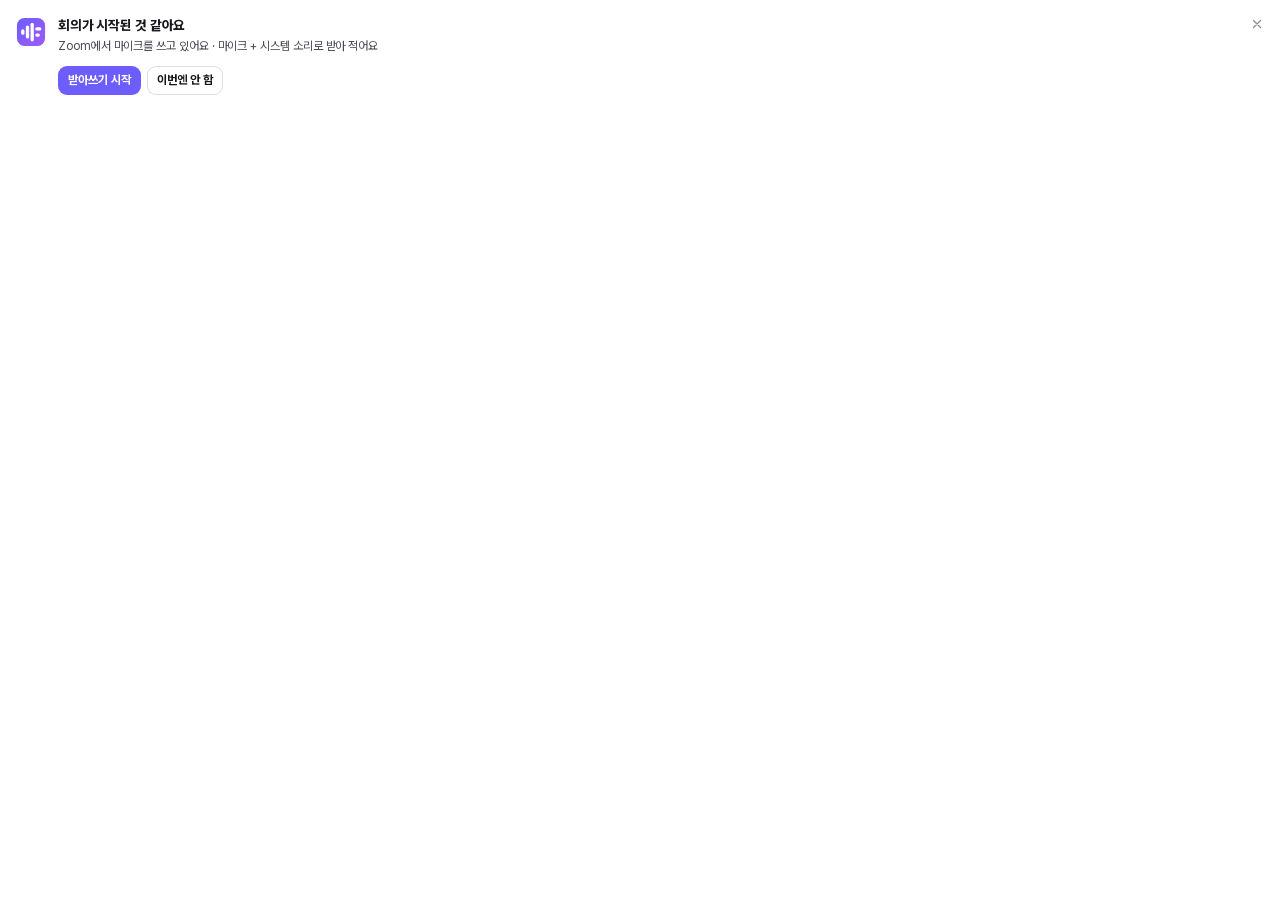
<file: ui/meet.html>
<!doctype html>
<html lang="ko">
<head>
  <meta charset="utf-8" />
  <meta name="viewport" content="width=device-width, initial-scale=1" />
  <title>받아쓰기 — 회의 알림</title>
  <link rel="stylesheet" href="style.css" />
</head>
<body class="meet-body">
  <!-- 회의 시작 알림: 회의 앱이 마이크를 쓰기 시작하면 받아쓸지, 놓으면 멈출지 묻는다 (meeting.rs) -->
  <div class="meet" id="meet" role="alertdialog" aria-labelledby="meet-title" aria-describedby="meet-desc" hidden>
    <svg class="logo" viewBox="0 0 64 64" aria-hidden="true"><defs><linearGradient id="lg" x1="0" y1="0" x2="1" y2="1"><stop offset="0" stop-color="#6D5DFC"/><stop offset="1" stop-color="#9F5BF6"/></linearGradient></defs><rect x="2" y="2" width="60" height="60" rx="16" fill="url(#lg)"/><g fill="#fff"><rect x="11" y="26" width="7" height="12" rx="3.5"/><rect x="21" y="18" width="7" height="28" rx="3.5"/><rect x="31" y="12" width="7" height="40" rx="3.5"/><rect x="41" y="22" width="13" height="7" rx="3.5"/><rect x="41" y="35" width="10" height="7" rx="3.5"/></g></svg>
    <div class="meet-main">
      <b class="meet-title" id="meet-title"></b>
      <span class="meet-desc" id="meet-desc"></span>
      <div class="meet-acts" id="meet-acts"></div>
    </div>
    <button class="meet-x" id="meet-close" title="닫기 (Esc)" aria-label="닫기"><svg viewBox="0 0 24 24"><path d="M18 6 6 18M6 6l12 12"/></svg></button>
  </div>
  <script src="meet.js"></script>
</body>
</html>
</file>
<file: ui/style.css>
@font-face {
  font-family: "Pretendard Variable";
  src: url("fonts/PretendardVariable.woff2") format("woff2-variations");
  font-weight: 45 920;
  font-display: swap;
}

:root {
  --bg: #f7f7f9;
  --surface: #ffffff;
  --elev: #ffffff;
  --sunken: #f0f0f4;
  --line: rgba(20, 20, 40, 0.08);
  --line-strong: rgba(20, 20, 40, 0.14);
  --text: #17171c;
  --text-2: #4a4a57;
  --muted: #8a8a98;
  --accent: #6d5dfc;
  --accent-2: #9f5bf6;
  --accent-soft: rgba(109, 93, 252, 0.1);
  --rec: #f0443a;
  --ok: #12a26b;
  --warn: #d48806;
  --scroll-thumb: rgba(20, 20, 40, 0.26);
  --scroll-thumb-hover: rgba(20, 20, 40, 0.45);
  --shadow: 0 1px 2px rgba(15, 15, 30, 0.06), 0 8px 24px rgba(15, 15, 30, 0.08);
  --shadow-lg: 0 12px 40px rgba(15, 15, 30, 0.18);
  --radius: 12px;
  --font: "Pretendard Variable", Pretendard, "Segoe UI Variable Text", "Malgun Gothic", system-ui, sans-serif;
  --mono: "Cascadia Mono", Consolas, monospace;
  color-scheme: light;
}

:root[data-theme="dark"] {
  --bg: #0e0e13;
  --surface: #15151c;
  --elev: #1c1c25;
  --sunken: #101016;
  --line: rgba(255, 255, 255, 0.07);
  --line-strong: rgba(255, 255, 255, 0.13);
  --text: #ececf2;
  --text-2: #b6b6c4;
  --muted: #7d7d8e;
  --accent: #8b7dff;
  --accent-2: #b07cff;
  --accent-soft: rgba(139, 125, 255, 0.14);
  --rec: #ff5a4f;
  --ok: #34d399;
  --warn: #fbbf24;
  --scroll-thumb: rgba(255, 255, 255, 0.28);
  --scroll-thumb-hover: rgba(255, 255, 255, 0.5);
  --shadow: 0 1px 2px rgba(0, 0, 0, 0.4), 0 8px 24px rgba(0, 0, 0, 0.35);
  --shadow-lg: 0 16px 48px rgba(0, 0, 0, 0.55);
  color-scheme: dark;
}

* { box-sizing: border-box; }
html, body { height: 100%; margin: 0; }
body {
  font-family: var(--font);
  font-size: 14px;
  line-height: 1.55;
  color: var(--text);
  background: var(--bg);
  -webkit-font-smoothing: antialiased;
  overflow: hidden;
  user-select: none;
  letter-spacing: -0.005em;
}
button { font: inherit; color: inherit; background: none; border: 0; cursor: pointer; padding: 0; }
input, select, textarea { font: inherit; color: inherit; }
svg { width: 18px; height: 18px; fill: none; stroke: currentColor; stroke-width: 1.9; stroke-linecap: round; stroke-linejoin: round; flex: none; }
kbd { font-family: var(--font); font-size: 12px; padding: 1px 6px; border-radius: 6px; background: var(--sunken); border: 1px solid var(--line-strong); color: var(--text-2); }
[hidden] { display: none !important; }

/* 스크롤바 — 어두운 테마에서도 잘 보이게 모든 스크롤 칸에 같은 막대를 쓴다.
   긴 회의는 막대가 너무 짧아지지 않게 최소 길이를 두고, 올리면 굵어지며 진해진다 */
::-webkit-scrollbar { width: 10px; height: 10px; }
::-webkit-scrollbar-track, ::-webkit-scrollbar-corner { background: transparent; }
::-webkit-scrollbar-thumb { min-height: 40px; border-radius: 10px; border: 2px solid transparent; background: var(--scroll-thumb) padding-box; }
::-webkit-scrollbar-thumb:hover, ::-webkit-scrollbar-thumb:active { border-width: 1px; background-color: var(--scroll-thumb-hover); }

.app { position: relative; display: flex; flex-direction: column; height: 100vh; border: 1px solid var(--line-strong); border-radius: 0; overflow: hidden; }

/* ── 타이틀바 ── */
.titlebar { display: flex; align-items: center; justify-content: space-between; height: 44px; padding: 0 6px 0 14px; flex: none; }
.brand { display: flex; align-items: center; gap: 8px; font-weight: 700; font-size: 14px; letter-spacing: -0.02em; }
.brand .logo { width: 20px; height: 20px; stroke: none; }
.tb-actions { display: flex; align-items: center; gap: 2px; }
.tb-sep { width: 1px; height: 16px; background: var(--line-strong); margin: 0 4px; }
.icon-btn { display: grid; place-items: center; width: 32px; height: 32px; border-radius: 8px; color: var(--text-2); transition: background .15s, color .15s; }
.icon-btn:hover { background: var(--sunken); color: var(--text); }
.icon-btn.on { color: var(--accent); background: var(--accent-soft); }
.icon-btn.sm { width: 26px; height: 26px; }
.icon-btn.sm svg { width: 15px; height: 15px; }
.icon-btn.win:hover { background: var(--sunken); }
.icon-btn.close:hover { background: #e5484d; color: #fff; }
.icon-btn.accent { color: var(--accent); }
.icon-btn:disabled { opacity: .35; pointer-events: none; }

/* ── 기록 보기 배너 ── */
.viewing { display: flex; align-items: center; gap: 8px; margin: 0 12px 6px; padding: 7px 10px; border-radius: 10px; background: var(--accent-soft); color: var(--accent); font-size: 12.5px; font-weight: 600; }
.viewing svg { width: 15px; height: 15px; }
.viewing span { flex: 1; overflow: hidden; text-overflow: ellipsis; white-space: nowrap; }
.chip-btn { font-size: 12px; font-weight: 600; padding: 3px 9px; border-radius: 999px; background: var(--surface); color: var(--accent); box-shadow: 0 0 0 1px var(--line); flex: none; white-space: nowrap; }
.chip-btn:hover { box-shadow: 0 0 0 1px var(--accent); }
.chip-btn.primary { background: var(--accent); color: #fff; box-shadow: none; }
.chip-btn.primary:hover { filter: brightness(1.08); }

/* ── 회의를 마친 뒤 배너 ── */
.ended { display: flex; align-items: center; gap: 6px; margin: 0 12px 6px; padding: 6px 6px 6px 10px; border-radius: 10px; background: var(--surface); border: 1px solid var(--line); color: var(--text-2); font-size: 12.5px; font-weight: 600; flex: none; animation: rise .25s ease-out; }
.ended svg { width: 15px; height: 15px; color: var(--ok); stroke-width: 2.4; }
.ended span { flex: 1; min-width: 0; overflow: hidden; text-overflow: ellipsis; white-space: nowrap; margin-right: 2px; }
.viewing .chip-btn + .chip-btn { margin-left: -2px; }

/* ── 제목 · 화자 ── */
.meta { padding: 2px 16px 10px; flex: none; border-bottom: 1px solid var(--line); }
.title-input { width: 100%; border: 0; background: transparent; font-size: 17px; font-weight: 700; letter-spacing: -0.025em; padding: 2px 0; outline: none; border-radius: 6px; }
.title-input:hover { background: var(--sunken); }
.title-input:focus { background: var(--sunken); box-shadow: 0 0 0 2px var(--accent-soft); }
.speakers { display: flex; flex-wrap: wrap; gap: 6px; margin-top: 6px; }
.spk-chip { display: inline-flex; align-items: center; gap: 6px; height: 24px; padding: 0 9px 0 7px; border-radius: 999px; font-size: 12px; font-weight: 600; color: var(--text-2); background: var(--sunken); border: 1px solid var(--line); transition: border-color .15s; }
.spk-chip:hover { border-color: var(--c); }
.spk-chip.sel { border-color: var(--c); background: color-mix(in srgb, var(--c) 16%, var(--surface)); color: var(--text); }
.spk-chip i { width: 8px; height: 8px; border-radius: 50%; background: var(--c); }
.spk-chip input { width: 70px; border: 0; outline: 0; background: transparent; font-size: 12px; font-weight: 600; padding: 0; }
.speakers .spk-undo { align-self: center; margin-left: 2px; font-size: 12px; }
/* 녹음 뒤 다시 받아 적기 — 진행 · 멈추기 */
.speakers .redo-st { align-self: center; margin-left: 2px; font-size: 12px; color: var(--muted); display: inline-flex; gap: 6px; align-items: center; }
.speakers .redo-st .link { font-size: 12px; }
/* 발언 통계: 칩 아래에 말한 비율 막대 · 끝에 % */
.spk-chip.has-share { position: relative; overflow: hidden; }
.spk-chip.has-share::after { content: ""; position: absolute; left: 0; bottom: 0; height: 2px; width: var(--share, 0%); background: var(--c); opacity: .75; }
.spk-pct { margin-left: -2px; font-size: 10.5px; font-weight: 600; color: var(--muted); font-variant-numeric: tabular-nums; }
.speakers .spk-stats-btn { align-self: center; margin-left: 2px; font-size: 12px; }
#pop-spk .spk-stat { padding: 7px 10px 3px; font-size: 12px; color: var(--muted); }
#pop-spk .spk-stat b { color: var(--text); font-weight: 700; }
.stats-pop { width: min(340px, calc(100vw - 24px)); padding: 10px 12px 8px; }
/* 화자가 많아 창보다 길면 안에서 스크롤 (높이는 showPopover 가 남은 자리에 맞춘다) */
.stats-pop, #pop-spk { overflow-y: auto; overscroll-behavior: contain; }
.st-head { display: flex; align-items: baseline; justify-content: space-between; gap: 8px; margin-bottom: 8px; }
.st-head b { font-size: 13px; }
.st-head span { font-size: 11.5px; color: var(--muted); }
.st-row { padding: 6px 0; }
.st-row + .st-row { border-top: 1px solid var(--line); }
.st-name { display: flex; align-items: center; gap: 6px; font-size: 12.5px; }
.st-name i { width: 8px; height: 8px; border-radius: 50%; background: var(--c); flex: none; }
.st-name b { flex: 1; min-width: 0; overflow: hidden; text-overflow: ellipsis; white-space: nowrap; font-weight: 700; }
.st-name span { font-weight: 700; font-variant-numeric: tabular-nums; }
.st-bar { height: 6px; margin: 5px 0 4px; border-radius: 3px; background: var(--sunken); overflow: hidden; }
.st-bar span { display: block; height: 100%; border-radius: 3px; background: var(--c); }
.st-nums { display: flex; flex-wrap: wrap; align-items: center; gap: 2px 10px; font-size: 11.5px; color: var(--muted); font-variant-numeric: tabular-nums; }
.stats-pop .st-long { display: inline; width: auto; padding: 0; border-radius: 0; font-size: 11.5px; color: var(--muted); text-decoration: underline dotted; text-underline-offset: 3px; }
.stats-pop .st-long:hover { background: none; color: var(--accent); }
.st-long time { font-variant-numeric: tabular-nums; }
.st-note { margin: 6px 0 0; font-size: 11px; line-height: 1.5; color: var(--muted); }

/* ── 본문 ── */
.body { flex: 1; overflow-y: auto; padding: 12px 16px 20px; scroll-behavior: smooth; user-select: text; }

.empty { display: flex; flex-direction: column; align-items: center; text-align: center; padding: 40px 12px 10px; user-select: none; }
.empty h2 { font-size: 17px; letter-spacing: -0.03em; margin: 22px 0 6px; }
.empty .hint { color: var(--muted); font-size: 13px; margin: 0; line-height: 1.75; }
.empty-art { display: flex; align-items: center; gap: 5px; height: 56px; }
.empty-art span { width: 8px; border-radius: 8px; background: linear-gradient(180deg, var(--accent), var(--accent-2)); animation: idle-wave 2.4s ease-in-out infinite; opacity: .85; }
.empty-art span:nth-child(1) { height: 18px; animation-delay: 0s; }
.empty-art span:nth-child(2) { height: 34px; animation-delay: .15s; }
.empty-art span:nth-child(3) { height: 52px; animation-delay: .3s; }
.empty-art span:nth-child(4) { height: 30px; animation-delay: .45s; }
.empty-art span:nth-child(5) { height: 16px; animation-delay: .6s; }
@keyframes idle-wave { 0%, 100% { transform: scaleY(.55); } 50% { transform: scaleY(1); } }

.setup { width: 100%; max-width: 340px; margin-top: 22px; display: flex; flex-direction: column; gap: 8px; text-align: left; }
.setup-card { background: var(--surface); border: 1px solid var(--line); border-radius: var(--radius); padding: 12px 14px; box-shadow: var(--shadow); }
.setup-card b { display: block; font-size: 13.5px; }
.setup-card p { margin: 3px 0 10px; color: var(--muted); font-size: 12.5px; line-height: 1.55; }
.setup-card .actions { display: flex; gap: 8px; align-items: center; }

/* 첫 화면의 최근 회의 — 회의를 마친 뒤 지난 회의록으로 바로 들어가게 */
.recent { width: 100%; max-width: 360px; margin-top: 26px; text-align: left; }
.recent-head { display: flex; align-items: center; justify-content: space-between; margin: 0 4px 6px; font-size: 12px; font-weight: 700; color: var(--muted); }
.recent-head .link { font-size: 12px; }
.recent-list { border: 1px solid var(--line); border-radius: 12px; background: var(--surface); overflow: hidden; }
.recent-item { display: flex; align-items: center; gap: 10px; width: 100%; text-align: left; padding: 9px 12px; transition: background .12s; }
.recent-item + .recent-item { border-top: 1px solid var(--line); }
.recent-item:hover { background: var(--sunken); }
.recent-item > div { flex: 1; min-width: 0; display: flex; flex-direction: column; }
.recent-item b { font-size: 13px; font-weight: 700; color: var(--text); overflow: hidden; text-overflow: ellipsis; white-space: nowrap; }
.recent-item small { font-size: 11.5px; color: var(--muted); font-variant-numeric: tabular-nums; overflow: hidden; text-overflow: ellipsis; white-space: nowrap; }
.recent-item > svg { width: 15px; height: 15px; color: var(--muted); transform: rotate(-90deg); }
.recent-item:hover > svg { color: var(--accent); }

/* 발화 */
.group { position: relative; padding: 10px 0 10px 14px; animation: rise .28s ease-out; }
.group::before { content: ""; position: absolute; left: 0; top: 13px; bottom: 12px; width: 3px; border-radius: 3px; background: var(--c); opacity: .9; }
/* 고른 화자의 문단: 옅은 배경 · 굵은 색 막대 — 어느 화자인지는 app.js 가 규칙 한 줄로 정한다(content 를 넣을 때만 보인다) */
#transcript .group::after { position: absolute; z-index: -1; top: 4px; bottom: 4px; left: 0; right: 0; border-radius: 8px; background: color-mix(in srgb, var(--c) 10%, transparent); pointer-events: none; }
.g-head { display: flex; align-items: baseline; gap: 8px; margin-bottom: 2px; }
.g-name { font-weight: 700; font-size: 12.5px; color: var(--c); cursor: pointer; }
.g-time { font-size: 11.5px; color: var(--muted); font-variant-numeric: tabular-nums; }
.u { font-size: 15px; line-height: 1.7; color: var(--text); word-break: keep-all; overflow-wrap: anywhere; border-radius: 6px; margin: 0 -4px; padding: 0 4px; }
.u + .u { margin-top: 2px; }
.u:hover { background: var(--sunken); }
.u[contenteditable="true"] { outline: none; background: var(--sunken); box-shadow: 0 0 0 2px var(--accent-soft); }
.u.err { color: var(--rec); font-size: 12.5px; }
.u .lat { font-size: 10.5px; color: var(--muted); margin-left: 6px; opacity: 0; transition: opacity .2s; font-variant-numeric: tabular-nums; }
.u:hover .lat { opacity: 1; }
.u.pending { height: 22px; margin-top: 4px; width: min(var(--w, 70%), 100%); background: linear-gradient(90deg, var(--sunken) 0%, var(--line-strong) 50%, var(--sunken) 100%); background-size: 200% 100%; animation: shimmer 1.3s linear infinite; border-radius: 6px; }
@keyframes shimmer { from { background-position: 200% 0; } to { background-position: -200% 0; } }
@keyframes rise { from { opacity: 0; transform: translateY(6px); } to { opacity: 1; transform: none; } }

.listening { display: flex; align-items: center; gap: 8px; padding: 8px 0 0 14px; color: var(--muted); font-size: 12.5px; }
.listening .dot { width: 8px; height: 8px; border-radius: 50%; background: var(--rec); animation: blink 1s ease-in-out infinite; }
/* 말하는 동안 미리 보기 — 아직 확정 아님: 흐린 글씨 (말하는 중은 '듣는 중' 자리에, 받아 적는 중은 그 문장 자리에) */
.listening.has-pv { align-items: baseline; font-size: var(--fs, 15px); line-height: 1.7; word-break: keep-all; overflow-wrap: anywhere; }
.listening.has-pv .dot { flex: none; transform: translateY(-2px); }
.u.pv { color: var(--muted); }
.u.pv:hover { background: none; }
.mini-cap .pv { opacity: .85; }
@keyframes blink { 50% { opacity: .25; } }

.jump { position: absolute; left: 50%; bottom: 96px; transform: translateX(-50%); padding: 6px 12px; border-radius: 999px; background: var(--text); color: var(--bg); font-size: 12px; font-weight: 600; box-shadow: var(--shadow-lg); z-index: 5; }

/* 요약 카드 */
.summary-card { background: linear-gradient(135deg, var(--accent-soft), transparent 70%), var(--surface); border: 1px solid var(--line); border-radius: var(--radius); margin-bottom: 14px; box-shadow: var(--shadow); }
.summary-head { display: flex; align-items: center; justify-content: space-between; padding: 8px 8px 4px 14px; font-weight: 700; font-size: 13px; color: var(--accent); }
.summary-head span { display: flex; align-items: center; gap: 6px; }
.summary-head svg { width: 15px; height: 15px; }
.summary-head div { display: flex; }
.summary-body { padding: 0 14px 12px; font-size: 13.5px; color: var(--text); }
.summary-card.folded .summary-body { display: none; }
.summary-card.folded #btn-fold-summary svg { transform: rotate(-90deg); }
.md h1, .md h2, .md h3, .md h4 { font-size: 13px; margin: 12px 0 4px; color: var(--text); letter-spacing: -0.01em; }
.md h3:first-child, .md h4:first-child { margin-top: 4px; }
.md p { margin: 4px 0; }
.md ul { margin: 2px 0; padding-left: 18px; }
.md li { margin: 2px 0; }
.md li.task { list-style: none; margin-left: -18px; display: flex; gap: 6px; }
.md li.task::before { content: ""; flex: none; width: 13px; height: 13px; margin-top: 4px; border-radius: 4px; border: 1.5px solid var(--muted); }
.md code { font-family: var(--mono); font-size: 12px; background: var(--sunken); padding: 1px 4px; border-radius: 4px; }
.md .loading { color: var(--muted); display: flex; align-items: center; gap: 8px; padding: 6px 0; }
.md .loading .link { margin-left: auto; flex: none; font-size: 12.5px; }
/* 요약 진행: 문구 + 멈추기 / 막대 + 퍼센트 · 걸린 시간 */
.sum-progress { padding: 4px 0 2px; }
.sum-row { display: flex; align-items: center; gap: 8px; color: var(--text-2); font-size: 13px; }
.sum-step { flex: 1; min-width: 0; }
.sum-row .link { flex: none; font-size: 12.5px; }
.sum-track { display: flex; align-items: center; gap: 10px; margin-top: 8px; }
.sum-bar { position: relative; flex: 1; height: 6px; border-radius: 999px; background: var(--sunken); overflow: hidden; }
.sum-bar i { position: absolute; inset: 0 auto 0 0; width: 0; border-radius: inherit; background: linear-gradient(90deg, var(--accent), var(--accent-2)); transition: width .45s ease; }
.sum-bar.busy::after { content: ""; position: absolute; inset: 0; background: linear-gradient(90deg, transparent 25%, color-mix(in srgb, var(--accent) 45%, transparent) 50%, transparent 75%); background-size: 200% 100%; animation: shimmer 1.6s linear infinite; }
.sum-meta { flex: none; color: var(--muted); font-size: 12px; font-variant-numeric: tabular-nums; }
@media (prefers-reduced-motion: reduce) { .sum-bar.busy::after { animation: none; } .sum-bar i { transition: none; } }

/* ── 도크 ── */
.dock { position: relative; display: grid; grid-template-columns: auto 1fr auto; align-items: center; gap: 12px; padding: 12px 14px 22px; border-top: 1px solid var(--line); background: var(--surface); flex: none; }
.rec { position: relative; width: 52px; height: 52px; border-radius: 50%; display: grid; place-items: center; color: #fff; background: linear-gradient(135deg, var(--accent), var(--accent-2)); box-shadow: 0 6px 18px rgba(109, 93, 252, .38); transition: transform .12s, box-shadow .2s, background .2s; }
.rec:hover { transform: scale(1.04); }
.rec:active { transform: scale(.96); }
.rec svg { width: 22px; height: 22px; stroke-width: 2.1; }
.rec .ic-stop { display: none; width: 16px; height: 16px; border-radius: 4px; background: #fff; }
.rec .ring { position: absolute; inset: -4px; border-radius: 50%; border: 1.5px solid var(--rec); opacity: 0; transform: scale(var(--lv, 1)); transition: transform .08s linear; pointer-events: none; }
.app.recording .rec { background: var(--rec); box-shadow: 0 4px 14px rgba(240, 68, 58, .35); }
.app.recording .rec .ic-mic { display: none; }
.app.recording .rec .ic-stop { display: block; }
.app.recording .rec .ring { opacity: .35; }
.app.busy .rec { opacity: .65; pointer-events: none; }
.app.busy .rec::after { content: ""; position: absolute; inset: -4px; border-radius: 50%; border: 2px solid transparent; border-top-color: var(--accent); animation: spin .8s linear infinite; }
@keyframes spin { to { transform: rotate(360deg); } }

.dock-mid { min-width: 0; display: flex; flex-direction: column; gap: 3px; }
.dock-row { display: flex; align-items: center; gap: 10px; }
.timer { font-size: 20px; font-weight: 700; font-variant-numeric: tabular-nums; letter-spacing: -0.02em; }
.app.recording .timer { color: var(--rec); }
.meter { display: flex; align-items: center; gap: 3px; height: 20px; }
.meter i { width: 3px; height: 4px; border-radius: 3px; background: var(--line-strong); transition: height .08s linear, background .2s; }
.app.recording .meter i { background: var(--rec); }
.source { display: inline-flex; align-items: center; gap: 5px; align-self: flex-start; font-size: 12px; font-weight: 600; color: var(--text-2); padding: 2px 8px 2px 6px; margin-left: -6px; border-radius: 7px; }
.source:hover { background: var(--sunken); }
.source svg { width: 14px; height: 14px; }
.source .chev { width: 12px; height: 12px; opacity: .6; }
.dock-actions { display: flex; gap: 2px; }
.engine-label { position: absolute; left: 0; right: 0; bottom: 5px; text-align: center; font-size: 10.5px; color: var(--muted); white-space: nowrap; overflow: hidden; text-overflow: ellipsis; padding: 0 14px; }

/* ── 팝오버 ── */
.popover { position: absolute; z-index: 30; min-width: 230px; padding: 5px; border-radius: 12px; background: var(--elev); border: 1px solid var(--line-strong); box-shadow: var(--shadow-lg); animation: pop .14s ease-out; }
.popover button { display: flex; align-items: center; gap: 10px; width: 100%; text-align: left; padding: 8px 10px; border-radius: 8px; }
.popover button:hover { background: var(--sunken); }
.popover button.on { background: var(--accent-soft); color: var(--accent); }
.popover button > div, .popover button { line-height: 1.35; }
.popover b { display: block; font-size: 13px; }
.popover small { display: block; font-size: 11.5px; color: var(--muted); }
#pop-save button { flex-direction: column; align-items: flex-start; gap: 0; }
@keyframes pop { from { opacity: 0; transform: translateY(4px) scale(.98); } to { opacity: 1; transform: none; } }

/* ── 패널 ── */
.scrim { position: absolute; inset: 0; background: rgba(10, 10, 20, .28); z-index: 20; animation: fade .18s; }
@keyframes fade { from { opacity: 0; } }
.panel { position: absolute; top: 0; right: 0; bottom: 0; width: min(100%, 400px); z-index: 25; background: var(--bg); display: flex; flex-direction: column; box-shadow: var(--shadow-lg); animation: slide .22s cubic-bezier(.2, .8, .2, 1); border-left: 1px solid var(--line); }
@keyframes slide { from { transform: translateX(30px); opacity: 0; } }
.panel-head { display: flex; align-items: center; justify-content: space-between; height: 52px; padding: 0 8px 0 18px; border-bottom: 1px solid var(--line); flex: none; }
.panel-head h3 { margin: 0; font-size: 15px; letter-spacing: -0.02em; }
.panel-head > div { display: flex; gap: 2px; }
.panel-body { flex: 1; overflow-y: auto; padding: 8px 14px 24px; }

/* 기록 목록 */
.h-item { display: block; width: 100%; text-align: left; padding: 11px 12px; border-radius: 10px; margin-top: 4px; transition: background .12s; }
.h-item:hover { background: var(--surface); box-shadow: 0 0 0 1px var(--line); }
.h-item.on { background: var(--accent-soft); box-shadow: inset 3px 0 0 var(--accent); }
.h-title { font-weight: 700; font-size: 13.5px; display: flex; justify-content: space-between; gap: 8px; }
.h-title span:first-child { overflow: hidden; text-overflow: ellipsis; white-space: nowrap; }
.h-sub { font-size: 11.5px; color: var(--muted); margin-top: 1px; font-variant-numeric: tabular-nums; }
.h-prev { font-size: 12.5px; color: var(--text-2); margin-top: 4px; overflow: hidden; display: -webkit-box; -webkit-line-clamp: 2; -webkit-box-orient: vertical; }
.h-day { font-size: 11.5px; font-weight: 700; color: var(--muted); margin: 16px 0 2px 12px; }
.h-empty { color: var(--muted); text-align: center; padding: 60px 0; font-size: 13px; }
.h-live { font-size: 10.5px; font-weight: 700; color: var(--rec); flex: none; }

/* 설정 */
/* 분류 탭 — 패널 머리 바로 아래, 밑줄로 지금 탭 표시 (엔진 · 테마 같은 선택 칸과 헷갈리지 않게) */
#panel-settings .panel-head { border-bottom: 0; height: 48px; }
.set-tabs { display: flex; padding: 0 10px; border-bottom: 1px solid var(--line); flex: none; }
.set-tabs button { flex: 1; padding: 8px 0 9px; font-size: 13px; font-weight: 600; color: var(--muted); border-bottom: 2px solid transparent; margin-bottom: -1px; transition: color .15s, border-color .15s; }
.set-tabs button:hover { color: var(--text-2); }
.set-tabs button.on { color: var(--text); border-bottom-color: var(--accent); }
.set-tabs button:focus-visible { outline: none; color: var(--text); background: var(--accent-soft); border-radius: 8px 8px 0 0; }
.settings { padding-top: 4px; }
.settings section { padding: 16px 2px 2px; }
.settings h4 { margin: 0 0 8px 2px; font-size: 13px; font-weight: 700; color: var(--text); letter-spacing: -0.01em; }
.sec-head { display: flex; align-items: center; justify-content: space-between; gap: 8px; margin-bottom: 8px; }
.sec-head h4 { margin: 0 0 0 2px; }
.sec-head .btn.ghost { margin: 0; }
.desc { font-size: 12px; color: var(--muted); margin: 8px 2px 10px; line-height: 1.6; }

/* 항목 묶음 — 둥근 카드 안에 줄을 나눠 담는다 */
.set-group { margin-top: 8px; border: 1px solid var(--line); border-radius: 12px; background: var(--surface); }
.set-group > .row, .set-group > .field, .set-group > .voice-list { margin: 0; padding: 11px 13px; }
.set-group > * + * { border-top: 1px solid var(--line); }
.set-group .field > span { color: var(--text); font-size: 13px; }
.set-group .field input:not([type=range]), .set-group .field select, .set-group .field textarea { background: var(--bg); }
.set-group.off { opacity: .45; pointer-events: none; }
.row > span { display: flex; flex-direction: column; min-width: 0; }
.row > span small { display: block; margin: 2px 0 0; font-size: 11.5px; font-weight: 400; line-height: 1.45; color: var(--muted); }
.row select.compact { width: auto; min-width: 112px; padding: 6px 8px; border-radius: 8px; border: 1px solid var(--line-strong); background: var(--bg); color: var(--text); font-size: 12.5px; outline: none; flex: none; }
.row select.compact:focus { border-color: var(--accent); box-shadow: 0 0 0 3px var(--accent-soft); }

/* 단축키 — 키캡처럼 보여 주고, 눌러서 새 조합 입력 */
.keycap { display: inline-flex; align-items: center; gap: 3px; flex: none; min-height: 32px; padding: 4px 6px; border-radius: 9px; background: var(--bg); border: 1px solid var(--line-strong); color: var(--text); cursor: pointer; transition: border-color .15s, box-shadow .15s; }
.keycap:hover, .keycap:focus-visible { border-color: var(--accent); outline: none; }
.keycap kbd { font-size: 12px; font-weight: 700; padding: 2px 7px; border-radius: 6px; background: var(--surface); border: 1px solid var(--line-strong); border-bottom-width: 2px; color: var(--text); }
.keycap i { font-style: normal; font-size: 11px; color: var(--muted); }
.keycap .kc-note { padding: 0 6px; font-size: 12.5px; font-weight: 600; color: var(--muted); }
.keycap.capturing { border-color: var(--accent); box-shadow: 0 0 0 3px var(--accent-soft); }
.keycap.capturing .kc-note { color: var(--accent); }
#hotkey-desc.warn { color: var(--warn); }

/* 테마 같은 작은 선택 칸 */
.seg.seg-sm { grid-auto-columns: auto; flex: none; }
.seg.seg-sm button { padding: 4px 10px; font-size: 12px; }

/* 앱 정보 */
.settings .about { padding-top: 22px; }
.about-card { display: flex; align-items: center; gap: 12px; padding: 12px 13px; border: 1px solid var(--line); border-radius: 12px; background: var(--surface); }
.about-card .logo { width: 34px; height: 34px; flex: none; }
.about-card .btn.ghost { margin: 0; }
.about-text { flex: 1; min-width: 0; display: flex; flex-direction: column; }
.about-text b { font-size: 13.5px; }
.about-text b span { font-weight: 600; color: var(--text-2); }
.about-text small { font-size: 11.5px; color: var(--muted); }
.about-text small.ready { color: var(--ok); font-weight: 600; }
.about-links { display: flex; align-items: center; gap: 6px; margin-top: 12px; padding: 0 2px; font-size: 12px; color: var(--muted); }
.about-links > span { margin-right: auto; }
.about-links .chip-btn { color: var(--text-2); }
.about-links .chip-btn:hover { color: var(--accent); }
.about-foot { display: flex; align-items: center; justify-content: space-between; margin-top: 16px; padding: 0 2px; }
.seg { display: grid; grid-auto-flow: column; grid-auto-columns: 1fr; padding: 3px; border-radius: 10px; background: var(--sunken); border: 1px solid var(--line); }
.seg button { padding: 6px 4px; border-radius: 7px; font-size: 12.5px; font-weight: 600; color: var(--text-2); white-space: nowrap; }
.seg button.on { background: var(--surface); color: var(--text); box-shadow: 0 1px 3px rgba(0, 0, 0, .12); }
.field { display: block; margin-top: 12px; }
.field > span { display: block; font-size: 12.5px; font-weight: 600; margin-bottom: 5px; color: var(--text-2); }
.field small, .row small { font-weight: 400; color: var(--muted); margin-left: 4px; }
.field input:not([type=range]), .field select, .field textarea { width: 100%; padding: 8px 10px; border-radius: 9px; border: 1px solid var(--line-strong); background: var(--surface); outline: none; font-size: 13px; transition: border-color .15s, box-shadow .15s; user-select: text; }
.field input:focus, .field select:focus, .field textarea:focus { border-color: var(--accent); box-shadow: 0 0 0 3px var(--accent-soft); }
.field textarea { resize: vertical; min-height: 54px; line-height: 1.5; }
.row { display: flex; align-items: center; justify-content: space-between; gap: 12px; margin-top: 12px; font-size: 13px; font-weight: 600; color: var(--text); cursor: pointer; }
.switch { appearance: none; width: 36px; height: 21px; border-radius: 999px; background: var(--line-strong); position: relative; cursor: pointer; transition: background .18s; flex: none; margin: 0; }
.switch::after { content: ""; position: absolute; top: 2.5px; left: 2.5px; width: 16px; height: 16px; border-radius: 50%; background: #fff; box-shadow: 0 1px 3px rgba(0, 0, 0, .25); transition: transform .18s; }
.switch:checked { background: var(--accent); }
.switch:checked::after { transform: translateX(15px); }
input[type=range] { width: 100%; accent-color: var(--accent); margin: 4px 0 0; }
.range-ends { display: flex; justify-content: space-between; }
.range-ends small { font-size: 11px; color: var(--muted); margin: 0; }

.btn { display: inline-flex; align-items: center; justify-content: center; gap: 6px; padding: 7px 14px; border-radius: 9px; font-size: 12.5px; font-weight: 700; background: var(--accent); color: #fff; transition: filter .15s; white-space: nowrap; }
.btn:hover { filter: brightness(1.08); }
.btn.ghost { background: var(--surface); color: var(--text); box-shadow: 0 0 0 1px var(--line-strong) inset; margin-top: 14px; }
.btn.sm { padding: 5px 10px; font-size: 12px; }
.btn.danger { background: transparent; color: var(--rec); box-shadow: 0 0 0 1px var(--line-strong) inset; }
.btn:disabled { opacity: .5; pointer-events: none; }
.link { font-size: 12.5px; font-weight: 600; color: var(--accent); }
.link:hover { text-decoration: underline; }
.link.danger { color: var(--rec); }

.models { display: flex; flex-direction: column; gap: 6px; margin-top: 4px; }
.model { display: grid; grid-template-columns: 18px 1fr auto; align-items: center; gap: 10px; padding: 9px 10px; border-radius: 10px; border: 1px solid var(--line); background: var(--surface); cursor: pointer; }
.model.on { border-color: var(--accent); box-shadow: 0 0 0 3px var(--accent-soft); }
.model .radio { width: 16px; height: 16px; border-radius: 50%; border: 1.5px solid var(--line-strong); display: grid; place-items: center; }
.model.on .radio { border-color: var(--accent); }
.model.on .radio::after { content: ""; width: 8px; height: 8px; border-radius: 50%; background: var(--accent); }
.model b { font-size: 13px; display: block; }
.model small { font-size: 11.5px; color: var(--muted); }
.model .m-act { display: flex; align-items: center; gap: 4px; }
.badge { font-size: 10.5px; font-weight: 700; padding: 2px 7px; border-radius: 999px; background: var(--sunken); color: var(--muted); }
.badge.ok { color: var(--ok); background: color-mix(in srgb, var(--ok) 12%, transparent); }
.progress { height: 4px; border-radius: 4px; background: var(--sunken); overflow: hidden; margin-top: 6px; grid-column: 1 / -1; }
.progress i { display: block; height: 100%; width: 0; background: linear-gradient(90deg, var(--accent), var(--accent-2)); transition: width .2s; }
.voice-list { display: flex; flex-wrap: wrap; align-items: center; gap: 6px; }
.voice-list:empty { display: none; }
.voice-empty { font-size: 12px; color: var(--muted); }
.voice-chip { display: inline-flex; align-items: center; gap: 4px; padding: 3px 4px 3px 10px; border-radius: 999px; background: var(--bg); box-shadow: 0 0 0 1px var(--line-strong); font-size: 12px; font-weight: 600; color: var(--text); }
.voice-chip small { font-weight: 400; color: var(--muted); }
.voice-chip button { width: 18px; height: 18px; border-radius: 50%; color: var(--muted); font-size: 13px; line-height: 1; }
.voice-chip button:hover { background: var(--sunken); color: var(--rec); }
.voice-list .link { font-size: 12px; margin-left: auto; }
.model-mini { cursor: default; font-weight: 600; }

/* 토스트 — 업데이트 팝업(.modal 45) 위에 둬서 팝업에서 적용이 막히거나 실패한 이유가 가려지지 않게 */
.toast { position: absolute; left: 50%; bottom: 100px; transform: translateX(-50%); max-width: calc(100% - 32px); padding: 9px 14px; border-radius: 10px; background: var(--text); color: var(--bg); font-size: 12.5px; font-weight: 600; box-shadow: var(--shadow-lg); z-index: 48; animation: toast-in .18s ease-out; white-space: pre-line; text-align: center; }
@keyframes toast-in { from { opacity: 0; transform: translate(-50%, 6px); } to { opacity: 1; transform: translate(-50%, 0); } }
.toast.error { background: var(--rec); color: #fff; }

/* ── 업데이트 배너 ── */
.update-bar { display: flex; align-items: center; gap: 8px; margin: 0 12px 6px; padding: 6px 6px 6px 10px; border-radius: 10px; background: color-mix(in srgb, var(--ok) 12%, transparent); color: var(--ok); font-size: 12.5px; font-weight: 600; animation: rise .25s ease-out; }
.update-bar svg { width: 15px; height: 15px; }
.update-bar span { flex: 1; overflow: hidden; text-overflow: ellipsis; white-space: nowrap; }
.update-bar .chip-btn { color: var(--ok); }
.update-bar .icon-btn { color: var(--ok); }

/* ── 찾기 ── */
.findbar { display: flex; align-items: center; gap: 4px; margin: 0 12px 6px; padding: 3px 4px 3px 10px; border-radius: 10px; background: var(--surface); border: 1px solid var(--line-strong); box-shadow: var(--shadow); flex: none; }
.findbar svg { width: 15px; height: 15px; color: var(--muted); }
.findbar input { flex: 1; min-width: 0; border: 0; outline: 0; background: transparent; font-size: 13px; padding: 4px 2px; user-select: text; }
.find-count { font-size: 11.5px; color: var(--muted); font-variant-numeric: tabular-nums; white-space: nowrap; }
/* 바꾸기 줄 — 찾기 바 안의 둘째 줄 (Ctrl+H) */
.findbar:has(> .rep-row:not([hidden])) { flex-wrap: wrap; }
.rep-row { flex-basis: 100%; display: flex; align-items: center; gap: 4px; margin: 3px 0 1px; padding-top: 4px; border-top: 1px solid var(--line); }
.rep-row .chip-btn { padding: 3px 10px; }
.rep-row .chip-btn:disabled { opacity: .45; pointer-events: none; }

/* ── 제안 막대: 바꾼 뒤 되돌리기 · 같은 말 모두 바꾸기 · 용어집에 넣기 (알림 자리에 단추와 함께) ── */
.nudge { position: absolute; left: 50%; bottom: 100px; transform: translateX(-50%); display: flex; align-items: center; gap: 8px; max-width: calc(100% - 32px); padding: 6px 6px 6px 14px; border-radius: 12px; background: var(--surface); color: var(--text); border: 1px solid var(--line-strong); box-shadow: var(--shadow-lg); font-size: 12.5px; z-index: 47; animation: toast-in .18s ease-out; }
.nudge-msg { min-width: 0; overflow: hidden; text-overflow: ellipsis; white-space: nowrap; font-weight: 600; }
.nudge-msg b { color: var(--accent); }
.nudge-acts { display: flex; gap: 6px; flex: none; }
.nudge .icon-btn { flex: none; }
@media (max-width: 560px) { .nudge { flex-wrap: wrap; } .nudge-msg { flex-basis: calc(100% - 40px); white-space: normal; } }
/* 고른 화자 바 — 찾기 바와 같은 자리 · 모양 */
.spkbar .spk-dot { width: 8px; height: 8px; border-radius: 50%; background: var(--c); flex: none; margin-right: 4px; }
.spkbar-name { flex: 1; min-width: 0; padding: 4px 2px; font-size: 13px; font-weight: 700; white-space: nowrap; overflow: hidden; text-overflow: ellipsis; }
/* 고른 화자가 말한 자리: 스크롤 막대 위 눈금 (스크롤 막대 끌기 · 누르기는 그대로 되게 마우스는 통과) */
.ov-ruler { position: absolute; right: 0; z-index: 3; pointer-events: none; }
.ov-ruler i { position: absolute; left: 2px; right: 2px; border-radius: 2px; background: var(--c); opacity: .8; }
.ov-ruler.peek i { opacity: .45; }
mark { background: color-mix(in srgb, var(--warn) 32%, transparent); color: inherit; border-radius: 3px; padding: 0 1px; }
mark.cur { background: var(--warn); color: #111; }

/* ── 파일 받아쓰기 ── */
.file-hint { margin-top: 10px !important; font-size: 12.5px !important; }
.fprog { flex: 1; max-width: 120px; height: 5px; border-radius: 5px; background: var(--sunken); overflow: hidden; }
.fprog i { display: block; height: 100%; width: 0; background: linear-gradient(90deg, var(--accent), var(--accent-2)); transition: width .3s; }
.app.filemode .meter { display: none; }
.app.filemode .timer { color: var(--accent); }
.drop { position: absolute; inset: 8px; z-index: 50; display: grid; place-items: center; border-radius: 14px; border: 2px dashed var(--accent); background: color-mix(in srgb, var(--bg) 88%, var(--accent)); animation: fade .15s; pointer-events: none; }
.drop div { display: flex; flex-direction: column; align-items: center; gap: 6px; color: var(--accent); }
.drop svg { width: 34px; height: 34px; }
.drop b { font-size: 15px; }
.drop small { font-size: 12px; color: var(--muted); }

/* ── 일시정지 ── */
.paused-tag { font-size: 11px; font-weight: 700; color: var(--warn); padding: 1px 7px; border-radius: 999px; background: color-mix(in srgb, var(--warn) 14%, transparent); animation: blink 1.6s ease-in-out infinite; white-space: nowrap; }
.app.paused .timer { color: var(--warn) !important; }
.app.paused .meter i { background: var(--line-strong) !important; }
.app.paused .rec .ring { opacity: 0 !important; }
#btn-pause.on { color: var(--warn); background: color-mix(in srgb, var(--warn) 14%, transparent); }

/* ── 화자 메뉴 ── */
#pop-spk { min-width: 200px; }
#pop-spk .pop-title { font-size: 11px; font-weight: 700; color: var(--muted); padding: 6px 10px 2px; }
#pop-spk button { padding: 6px 10px; font-size: 13px; }
#pop-spk i { width: 9px; height: 9px; border-radius: 50%; background: var(--c); flex: none; }
#pop-spk hr { border: 0; border-top: 1px solid var(--line); margin: 4px 2px; }

/* ── 기록 찾기 ── */
.h-search { display: flex; align-items: center; gap: 8px; margin: 10px 14px 0; padding: 0 10px; border-radius: 9px; border: 1px solid var(--line-strong); background: var(--surface); flex: none; }
.h-search:focus-within { border-color: var(--accent); box-shadow: 0 0 0 3px var(--accent-soft); }
.h-search svg { width: 15px; height: 15px; color: var(--muted); }
.h-search input { flex: 1; border: 0; outline: 0; background: transparent; padding: 8px 0; font-size: 13px; user-select: text; }
.h-snip { font-size: 12px; color: var(--text-2); margin-top: 4px; }
.h-snip mark { background: color-mix(in srgb, var(--warn) 32%, transparent); }
.h-badge { font-size: 10.5px; font-weight: 700; color: var(--accent); background: var(--accent-soft); padding: 1px 6px; border-radius: 999px; margin-left: 6px; }

/* 요약 제공자 6개 → 3칸 두 줄 */
.seg.seg-wrap { grid-auto-flow: row; grid-template-columns: repeat(3, 1fr); gap: 2px; }
.seg.seg-wrap.seg-4 { grid-template-columns: repeat(4, 1fr); }
.field > span .link { font-size: 11.5px; margin-left: 4px; font-weight: 600; }
.desc .link { font-size: 12px; }

/* 글자 크기 (Ctrl + / -) */
.transcript { --fs: 15px; }
.transcript .u { font-size: var(--fs); }
.toast.warn { background: var(--warn); color: #111; }

.source:disabled { cursor: default; background: none; }
.source:disabled .chev { display: none; }
.source span { overflow: hidden; text-overflow: ellipsis; white-space: nowrap; max-width: 180px; }

/* ── 미니 창: 녹음 도크만 (작업 표시줄 시계 위) ── */
.mini-only, .mini-cap { display: none; }
.app.mini > :not(.dock):not(.toast):not(.drop) { display: none !important; }
.app.mini .dock { flex: 1; border-top: 0; padding: 6px 6px 20px 10px; gap: 10px; grid-template-columns: auto 1fr auto; }
.app.mini .rec { width: 44px; height: 44px; box-shadow: 0 3px 10px rgba(109, 93, 252, .3); }
.app.mini .rec svg { width: 19px; height: 19px; }
.app.mini .rec .ic-stop { width: 14px; height: 14px; }
.app.mini .timer { font-size: 18px; }
.app.mini .dock-mid { gap: 1px; }
.app.mini .dock-actions { gap: 0; }
.app.mini .dock-actions .icon-btn { width: 30px; height: 30px; }
.app.mini #btn-save, .app.mini #btn-summary, .app.mini #btn-ask, .app.mini .engine-label { display: none; }
.app.mini .mini-only { display: grid; }
/* 녹음 중 미니 창은 단추가 일곱 개(일시정지 · ⭐ · 복사 · 따라잡기 ⏪ · 창 복구 · 최소화 · 숨기기) — 조금씩 좁히고
   소리 막대를 다섯 칸으로 줄여 시간 · 소리 막대가 단추에 겹치지 않게 */
.app.mini.recording .dock-actions .icon-btn { width: 28px; }
.app.mini.recording .meter i:nth-child(n+6) { display: none; }
.star-btn .star-ic, .chip-btn .star-ic { font-style: normal; line-height: 1; }
.star-btn .star-ic { font-size: 15px; }
.chip-btn .star-ic { font-size: 11px; }
.app.mini .mini-cap { display: block; position: absolute; left: 10px; right: 10px; bottom: 4px; font-size: 11px; line-height: 1.4; color: var(--muted); white-space: nowrap; overflow: hidden; text-overflow: ellipsis; }
.mini-cap b { color: var(--text-2); font-weight: 700; margin-right: 4px; }
.app.mini .toast { top: 4px; bottom: auto; padding: 5px 10px; font-size: 11.5px; max-width: calc(100% - 12px); }
.app.mini .source .chev { display: none; }

/* ── 다시 듣기: 도크의 녹음 버튼 오른쪽 재생 막대 ──
   막대가 보이면 도크를 [녹음][시계 · 입력][재생 막대][버튼] 네 칸으로. 다시 볼 때(review)는 입력 고르기를 빼고 녹음 버튼 바로 옆에 */
.app:not(.mini) .dock:has(> .dock-play:not([hidden])) { grid-template-columns: auto auto minmax(0, 1fr) auto; }
.app.review:not(.mini) .dock:has(> .dock-play:not([hidden])) { grid-template-columns: auto minmax(0, 1fr) auto; }
.app.review:not(.mini) .dock:has(> .dock-play:not([hidden])) > .dock-mid { display: none; }
.app.mini .dock-play { display: none !important; }
/* 좁은 창(기본 420px 등): 한 줄에 다 넣으면 재생 막대가 버튼들 위로 넘친다 → 막대만 아랫줄 전체 너비로.
   윗줄은 막대가 없을 때와 같다 (녹음 중: 녹음 · 시계 · 버튼 / 다시 볼 때: 녹음 · 입력 고르기 · 버튼).
   녹음 중 한 줄에 필요한 너비 ≈ 녹음 52 + 시계 · 입력 110~190 + 버튼 168 + 막대 최소 230 + 여백 → 720px 아래에서 내린다 */
@media (max-width: 720px) {
  .app:not(.mini):not(.review) .dock:has(> .dock-play:not([hidden])) { grid-template-columns: auto minmax(0, 1fr) auto; row-gap: 8px; }
  .app:not(.mini):not(.review) .dock > .dock-play { grid-row: 2; grid-column: 1 / -1; }
}
/* 다시 볼 때 한 줄에 필요한 너비 ≈ 녹음 36 + 막대 최소 230 + 버튼 136 + 여백 → 500px 아래에서 내린다 */
@media (max-width: 500px) {
  .app.review:not(.mini) .dock:has(> .dock-play:not([hidden])) { grid-template-columns: auto minmax(0, 1fr) auto; row-gap: 6px; }
  .app.review:not(.mini) .dock:has(> .dock-play:not([hidden])) > .dock-mid { display: flex; }
  .app.review:not(.mini) .dock > .dock-play { grid-row: 2; grid-column: 1 / -1; }
}
.fprog { flex-basis: 90px; }
.player { display: flex; align-items: center; gap: 6px; min-width: 0; padding: 2px 6px 2px 2px; border-radius: 10px; background: var(--sunken); border: 1px solid var(--line); }
.no-audio { display: flex; align-items: center; gap: 8px; min-width: 0; justify-self: start; padding: 5px 10px 5px 8px; border-radius: 10px; font-size: 12px; color: var(--muted); }
.no-audio svg { width: 15px; height: 15px; opacity: .6; }
.no-audio span { overflow: hidden; text-overflow: ellipsis; white-space: nowrap; }
.no-audio b { flex: none; color: var(--accent); font-weight: 600; }
.no-audio:hover { background: var(--sunken); }
.no-audio:hover b { text-decoration: underline; text-underline-offset: 3px; }
.player .icon-btn { color: var(--accent); }
/* 재생 막대: 막대 자체가 화자 색 띠(말 없는 틈은 회색), 들은 곳까지 진하게 · 위의 노란 점은 코멘트.
   손잡이(12px)의 가운데가 0 ~ 끝을 오가므로 띠 · 점은 양쪽을 손잡이 반(6px)씩 들여 맞춘다 */
.pl-track { position: relative; flex: 1; min-width: 60px; height: 26px; }
.pl-lane { position: absolute; left: 6px; right: 6px; top: 50%; height: 6px; margin-top: -3px; border-radius: 3px; background-color: var(--line-strong); opacity: .4; pointer-events: none; }
.pl-lane.pl-done { opacity: 1; clip-path: inset(0 calc(100% - var(--p, 0%)) 0 0); }
#pl-seek { position: relative; z-index: 1; display: block; width: 100%; height: 26px; margin: 0; -webkit-appearance: none; appearance: none; background: transparent; cursor: pointer; }
#pl-seek::-webkit-slider-runnable-track { height: 6px; background: transparent; }
#pl-seek::-webkit-slider-thumb { -webkit-appearance: none; box-sizing: border-box; width: 12px; height: 12px; margin-top: -3px; border-radius: 50%; background: var(--surface); border: 2.5px solid var(--accent); box-shadow: 0 1px 3px rgba(0, 0, 0, .3); }
#pl-seek:focus-visible { outline: none; }
#pl-seek:focus-visible::-webkit-slider-thumb { box-shadow: 0 0 0 3px var(--accent-soft); }
.pl-marks { position: absolute; z-index: 2; left: 6px; right: 6px; top: 0; height: 100%; pointer-events: none; }
.pl-mark { position: absolute; top: 0; width: 9px; height: 9px; margin-left: -4.5px; padding: 0; border-radius: 50%; background: var(--warn); border: 2px solid var(--sunken); pointer-events: auto; cursor: pointer; }
.pl-mark:hover { transform: scale(1.3); }
/* 중요 표시 ⭐ 는 점 대신 별 (막대 위에 살짝 걸치게) */
.pl-mark.star { top: -3px; width: 14px; height: 14px; margin-left: -7px; border: 0; border-radius: 0; background: none; font-size: 12px; line-height: 14px; text-align: center; filter: drop-shadow(0 0 1px var(--sunken)); }
.pl-tip .star-ic { font-style: normal; margin-right: 4px; }
.pl-tip { position: absolute; z-index: 40; bottom: calc(100% + 8px); left: 0; max-width: min(360px, 80vw); padding: 5px 9px; border-radius: 8px; background: var(--elev); border: 1px solid var(--line-strong); box-shadow: var(--shadow); font-size: 12px; line-height: 1.45; color: var(--text); white-space: nowrap; overflow: hidden; text-overflow: ellipsis; pointer-events: none; }
.pl-tip time { color: var(--muted); font-variant-numeric: tabular-nums; margin-right: 6px; }
.pl-tip b { font-weight: 700; margin-right: 5px; }
.pl-tip svg { width: 12px; height: 12px; margin-right: 4px; vertical-align: -1px; color: var(--warn); }
.pl-time { font-size: 11px; color: var(--muted); font-variant-numeric: tabular-nums; }
.pl-rate { font-size: 11px; font-weight: 700; color: var(--text-2); padding: 2px 6px; border-radius: 6px; background: var(--sunken); min-width: 38px; }
.pl-rate:hover { color: var(--accent); }
.transcript.can-play .u[data-id] { cursor: pointer; }
.u.playing { background: var(--accent-soft) !important; box-shadow: inset 3px 0 0 var(--accent); }

/* 좁은 창에서도 제목이 한 줄로 (버튼을 조금 촘촘하게) */
.titlebar { gap: 8px; }
.brand { min-width: 0; flex: 1 1 auto; overflow: hidden; }
.brand span { white-space: nowrap; overflow: hidden; text-overflow: ellipsis; }
.tb-actions { flex: none; }
@media (max-width: 460px) {
  .titlebar { padding-left: 12px; }
  .tb-actions { gap: 0; }
  .titlebar .icon-btn { width: 30px; }
  .tb-sep { margin: 0 2px; }
}

/* 미니 창: 일시정지 중에는 멈춘 소리 막대 대신 '일시정지' 표시만 (버튼이 늘어 자리가 빠듯) */
.app.mini.paused .meter { display: none; }
.app.mini .dock-row { gap: 8px; min-width: 0; }

/* 긴 회의: 화면 밖 문단은 레이아웃·그리기를 건너뛴다 (2000발화 기준 렌더 215ms → 28ms) */
#transcript .group { content-visibility: auto; contain-intrinsic-size: auto 120px; }

/* API 키 받는 방법 */
ol.howto { margin: 8px 0 0; padding-left: 18px; color: var(--text-2); }
ol.howto li { margin: 3px 0; line-height: 1.5; }
ol.howto code, .desc code { font-family: var(--mono); font-size: 11.5px; background: var(--sunken); padding: 0 4px; border-radius: 4px; }
.keynote { display: block; margin-top: 6px; font-size: 11.5px; color: var(--muted); }

/* API 사용량 */
.usage { display: flex; flex-direction: column; gap: 8px; }
.usage-card { border: 1px solid var(--line); border-radius: 10px; background: var(--surface); padding: 8px 10px; }
.usage-head { display: flex; justify-content: space-between; align-items: center; font-size: 13px; margin-bottom: 4px; }
.usage-head .link { font-size: 11.5px; }
.usage-row { display: grid; grid-template-columns: 62px 1fr; gap: 6px; padding: 3px 0; font-size: 12px; color: var(--text-2); line-height: 1.55; }
.usage-row > span:first-child { color: var(--muted); }
.usage-row > span:first-child small { display: block; font-size: 10.5px; }
.usage-row + .usage-row { border-top: 1px dashed var(--line); }
.usage-row small { color: var(--muted); font-size: 11px; }
.usage-empty { font-size: 12px; color: var(--muted); }
/* 금액 — 합계 띠 · 카드마다 맨 윗줄 */
.usage-total { display: grid; grid-template-columns: 1fr 1fr; border: 1px solid var(--line); border-radius: 10px; background: var(--surface); }
.usage-total > div { display: flex; flex-direction: column; gap: 1px; padding: 8px 12px; min-width: 0; }
.usage-total > div + div { border-left: 1px solid var(--line); }
.usage-total span { font-size: 11.5px; color: var(--muted); }
.usage-total b { font-size: 17px; font-weight: 800; color: var(--text); font-variant-numeric: tabular-nums; }
.usage-total small { font-size: 11px; color: var(--muted); font-variant-numeric: tabular-nums; }
.usage-amt { display: flex; align-items: baseline; gap: 6px; flex-wrap: wrap; }
.usage-amt b { font-size: 13px; color: var(--text); font-variant-numeric: tabular-nums; }
.usage-amt small { font-variant-numeric: tabular-nums; }
.usage-row small.nowrap { white-space: nowrap; }
.usage-note { margin-top: 4px; padding-top: 5px; border-top: 1px dashed var(--line); font-size: 11px; line-height: 1.5; color: var(--muted); }
.row .fx-input { flex-direction: row; align-items: center; gap: 6px; flex: none; font-weight: 400; font-size: 12.5px; color: var(--text-2); }
.fx-input input { width: 82px; padding: 6px 8px; border-radius: 8px; border: 1px solid var(--line-strong); background: var(--bg); color: var(--text); font-size: 12.5px; text-align: right; outline: none; font-variant-numeric: tabular-nums; }
.fx-input input:focus { border-color: var(--accent); box-shadow: 0 0 0 3px var(--accent-soft); }

/* 업데이트 배너를 조금 더 눈에 띄게 + 눌러서 자세히 */
.update-bar { padding: 8px 6px 8px 12px; font-size: 13px; }
.update-bar #update-label { cursor: pointer; }
.update-bar #update-label:hover { text-decoration: underline; }

/* 업데이트 팝업 */
.modal { position: absolute; inset: 0; z-index: 45; display: grid; place-items: center; padding: 16px; background: rgba(10, 10, 20, .38); animation: fade .15s; }
.modal-card { width: min(100%, 400px); max-height: 100%; display: flex; flex-direction: column; background: var(--bg); border: 1px solid var(--line-strong); border-radius: 14px; box-shadow: var(--shadow-lg); animation: pop .16s ease-out; overflow: hidden; }
.modal-head { display: flex; align-items: flex-start; justify-content: space-between; gap: 8px; padding: 14px 10px 10px 16px; border-bottom: 1px solid var(--line); }
.modal-head b { display: block; font-size: 15px; letter-spacing: -0.02em; }
.modal-head small { display: block; margin-top: 2px; font-size: 12px; color: var(--muted); }
.modal-body { overflow-y: auto; padding: 4px 16px 10px; user-select: text; }
.um-ver { padding: 10px 0; border-bottom: 1px solid var(--line); }
.um-ver:last-child { border-bottom: 0; }
.um-vh { display: flex; align-items: baseline; gap: 8px; margin-bottom: 2px; }
.um-vh b { font-size: 13.5px; color: var(--accent); }
.um-vh small { font-size: 11.5px; color: var(--muted); }
.um-ver .md { font-size: 13px; }
.um-empty { font-size: 13px; color: var(--text-2); }
.modal-foot { padding: 10px 16px 14px; border-top: 1px solid var(--line); }
.modal-foot small { display: block; font-size: 11.5px; color: var(--muted); margin-bottom: 10px; line-height: 1.5; }
.modal-actions { display: flex; justify-content: flex-end; gap: 8px; }
.modal-actions .btn.ghost { margin-top: 0; }
.md li.sub { margin-left: 18px; list-style-type: circle; }

/* ── 창 크게 (최대화 · 전체 화면) ── */
.app.maxed { border: 0; }

/* ── 회의를 다시 볼 때(지난 회의 · 마친 회의): 녹음 도크를 한 줄로 ──
   녹음 버튼은 작게 남기고(누르면 새 회의), 녹음 시계 · 소리 막대 · 엔진 이름은 숨긴다. 회의 길이는 위 배너에 */
.app.review:not(.mini) .dock { padding: 7px 12px 7px 14px; gap: 10px; }
.app.review:not(.mini) .rec { width: 36px; height: 36px; box-shadow: 0 2px 8px rgba(109, 93, 252, .28); }
.app.review:not(.mini) .rec svg { width: 17px; height: 17px; }
.app.review:not(.mini) .dock-row, .app.review:not(.mini) .engine-label { display: none; }

/* ── 가운데: 녹취록(왼쪽 · 위) + 노트(넓은 창은 오른쪽 · 좁은 창은 아래) ── */
.work { flex: 1; min-height: 0; display: flex; flex-direction: column; }
.main-col { position: relative; flex: 1; min-width: 0; min-height: 0; display: flex; flex-direction: column; container-type: inline-size; --page: 880px; }
.main-col .jump { bottom: 14px; }
/* 스크롤 막대 자리를 늘 비워 둬서 녹취록 기둥이 문장 수에 따라 좌우로 흔들리지 않게 */
.body { position: relative; scrollbar-gutter: stable; }
/* 넓은 창에서도 한 줄이 너무 길어지지 않게 가운데 기둥에 */
.body > .transcript, .body > .listening, .body > .summary-card { max-width: var(--page); margin-left: auto; margin-right: auto; }
/* 제목 · 화자 · 찾기 · 고른 화자 바도 녹취록과 같은 기둥에 맞춘다 — 시작선이 하나로.
   녹취록은 본문 칸(오른쪽 스크롤 막대 10px · 좌우 여백 16px) 안 가운데라, 같은 셈으로 왼쪽 · 오른쪽 끝을 잡는다 */
.main-col > .meta { padding-left: max(16px, calc((100% - 10px - var(--page)) / 2)); padding-right: max(16px, calc((100% + 10px - var(--page)) / 2)); }
.main-col > .findbar { margin-left: max(12px, calc((100% - 10px - var(--page)) / 2)); margin-right: max(12px, calc((100% + 10px - var(--page)) / 2)); }

/* ── 넓은 본문(side-cmt): 코멘트를 녹취록 옆 여백에, 그 문장과 같은 줄에 ──
   문단을 [문장 | 여백] 두 칸 그리드로 — 문장 뒤에 오는 코멘트가 자동으로 그 문장 줄 오른쪽에 놓인다 */
.work.side-cmt .main-col { --cm-gap: 28px; --cm-w: clamp(240px, 22cqi, 300px); --page: calc(840px + var(--cm-gap) + var(--cm-w)); }
.work.side-cmt .group { display: grid; grid-template-columns: minmax(0, 1fr) var(--cm-w); column-gap: var(--cm-gap); align-items: start; }
.work.side-cmt .group > * { grid-column: 1; }
.work.side-cmt #transcript .group::after { right: calc(var(--cm-w) + var(--cm-gap) / 2); }
.work.side-cmt .group > .cmt + .u { margin-top: 2px; }
.work.side-cmt .group > .cmt { grid-column: 2; position: relative; margin: 1px 0 4px; padding: 5px 10px 6px; border-radius: 8px; font-size: 12.5px; background: color-mix(in srgb, var(--warn) 9%, var(--surface)); border: 1px solid color-mix(in srgb, var(--warn) 26%, transparent); transition: border-color .15s, background .15s; }
.work.side-cmt .group > .cmt svg { width: 12px; height: 12px; margin-top: .32em; }
/* 문장과 코멘트를 잇는 점선 */
.work.side-cmt .group > .cmt::before { content: ""; position: absolute; top: .95em; left: calc(-1 * var(--cm-gap) + 4px); width: calc(var(--cm-gap) - 6px); border-top: 1px dashed color-mix(in srgb, var(--warn) 50%, transparent); pointer-events: none; }
.work.side-cmt .u:hover + .cmt, .work.side-cmt .group > .cmt:hover { border-color: var(--warn); background: color-mix(in srgb, var(--warn) 15%, var(--surface)); }
.work.side-cmt .u:has(+ .cmt:hover) { background: var(--sunken); }
/* 코멘트가 없는 문장에 올리면 여백에 '+ 코멘트' — 여백 칸이 무엇을 위한 자리인지 보이게 (문장 위 도구에서는 뺀다) */
.work.side-cmt .u[data-id] { position: relative; }
.work.side-cmt .u[data-id]:not([contenteditable="true"]):not(:has(+ .cmt)):hover::before { content: ""; position: absolute; top: 0; bottom: 0; left: 100%; width: var(--cm-gap); }
.work.side-cmt .u[data-id]:not([contenteditable="true"]):not(:has(+ .cmt)):hover::after { content: "+ 코멘트"; position: absolute; top: 0; left: calc(100% + var(--cm-gap) - 4px); height: 26px; line-height: 24px; padding: 0 10px; border-radius: 8px; border: 1px dashed var(--line-strong); background: var(--surface); color: var(--muted); font-size: 12px; font-weight: 600; white-space: nowrap; cursor: pointer; }
.work.side-cmt .u[data-id].ghost-hot::after { color: var(--accent) !important; border-color: var(--accent) !important; border-style: solid !important; }
.work.side-cmt .u-tools [data-tool="comment"] { display: none; }
/* 코멘트는 녹취록 옆에 다 보이니 노트 칸은 메모 · 요약만 */
.work.side-cmt #notes-tabs [data-ntab="comments"] { display: none; }

.notes { flex: none; height: var(--notes-h, 42%); min-height: 160px; display: flex; flex-direction: column; background: var(--surface); border-top: 1px solid var(--line-strong); }
.notes-grip { display: none; }
@media (min-width: 760px) {
  .work { flex-direction: row; }
  /* 너비: 끌어서 정한 값이 없으면 창 크기에 맞춰 (1920px 창 ≈ 520px) */
  .notes { height: auto; min-height: 0; width: clamp(260px, var(--notes-w, clamp(340px, 27vw, 540px)), calc(100% - 360px)); border-top: 0; border-left: 1px solid var(--line-strong); }
  .notes-grip { display: block; flex: none; width: 9px; margin: 0 -5px 0 -4px; z-index: 6; cursor: col-resize; position: relative; }
  .notes-grip::after { content: ""; position: absolute; top: 0; bottom: 0; left: 4px; width: 2px; background: transparent; transition: background .15s; }
  .notes-grip:hover::after, .notes-grip.drag::after { background: var(--accent); }
}
.app.resizing, .app.resizing * { cursor: col-resize !important; user-select: none !important; }

.notes-head { display: flex; align-items: center; gap: 4px; height: 42px; padding: 0 6px 0 8px; border-bottom: 1px solid var(--line); flex: none; }
.notes-tabs { display: flex; flex: 1; gap: 2px; min-width: 0; }
.notes-tabs button { display: inline-flex; align-items: center; gap: 5px; height: 30px; padding: 0 10px; border-radius: 8px; font-size: 12.5px; font-weight: 600; color: var(--muted); white-space: nowrap; transition: background .15s, color .15s; }
.notes-tabs button svg { width: 14px; height: 14px; }
.notes-tabs button:hover { color: var(--text-2); background: var(--sunken); }
.notes-tabs button.on { color: var(--accent); background: var(--accent-soft); }
.notes-tabs button:focus-visible { outline: 2px solid var(--accent); outline-offset: -2px; }
.n-count { font-size: 10.5px; font-weight: 700; min-width: 17px; padding: 0 5px; border-radius: 999px; background: var(--accent); color: #fff; line-height: 17px; text-align: center; }
.n-count:empty { display: none; }
.notes-page { flex: 1; min-height: 0; display: flex; flex-direction: column; }
.notes-scroll { flex: 1; min-height: 0; overflow-y: auto; padding: 12px 14px 16px; user-select: text; }

/* 메모 */
.memo-page textarea { flex: 1; min-height: 0; width: 100%; resize: none; border: 0; outline: 0; background: transparent; padding: 14px 16px; font-size: 14px; line-height: 1.75; color: var(--text); user-select: text; }
.memo-page textarea::placeholder { color: var(--muted); line-height: 1.75; }
.memo-foot { display: flex; align-items: center; gap: 8px; padding: 7px 10px 9px; border-top: 1px solid var(--line); flex: none; }
.memo-foot .chip-btn { display: inline-flex; align-items: center; gap: 4px; padding: 4px 10px 4px 8px; }
.memo-foot .chip-btn svg { width: 13px; height: 13px; }
.memo-foot .chip-btn:disabled { opacity: .45; pointer-events: none; }
.memo-state { margin-left: auto; font-size: 11.5px; color: var(--muted); white-space: nowrap; }
.memo-state.err { color: var(--rec); font-weight: 600; }

/* 노트 안의 요약 */
.notes .summary-card { margin: 0 0 4px; box-shadow: none; }
.notes #btn-fold-summary { display: none; }
.sum-mark { font-size: 10.5px; font-weight: 700; color: var(--muted); background: var(--sunken); padding: 1px 7px; border-radius: 999px; margin-left: 2px; }
.summary-card.editing #btn-edit-summary, .summary-card.editing #btn-fold-summary, .summary-card.editing #btn-copy-summary { display: none; }
.sum-edit { display: block; width: 100%; min-height: 220px; resize: vertical; border: 1px solid var(--line-strong); border-radius: 9px; background: var(--bg); padding: 10px 12px; font-family: var(--font); font-size: 13px; line-height: 1.65; color: var(--text); outline: none; user-select: text; }
.sum-edit:focus { border-color: var(--accent); box-shadow: 0 0 0 3px var(--accent-soft); }
.sum-edit-foot { display: flex; align-items: center; gap: 6px; margin-top: 8px; }
.sum-edit-foot small { flex: 1; min-width: 0; font-size: 11.5px; color: var(--muted); }
.sum-edit-foot .btn.ghost { margin: 0; }

.n-empty { display: flex; flex-direction: column; align-items: center; text-align: center; padding: 36px 16px; color: var(--muted); user-select: none; }
.n-empty svg { width: 26px; height: 26px; color: var(--accent); opacity: .75; }
.n-empty b { margin-top: 10px; font-size: 13.5px; color: var(--text); }
.n-empty p { margin: 4px 0 14px; font-size: 12.5px; line-height: 1.65; }
/* 요약 틀 이름 — 누르면 틀 고르기 (요약 칸 머리 · 요약이 없을 때) */
.sum-tpl { display: inline-flex; align-items: center; gap: 2px; margin-left: 2px; padding: 1px 3px 1px 8px; border-radius: 999px; font-size: 11px; font-weight: 700; line-height: 1.6; color: var(--text-2); background: var(--sunken); white-space: nowrap; max-width: 160px; }
.sum-tpl:hover { color: var(--accent); box-shadow: 0 0 0 1px var(--accent) inset; }
.sum-tpl > span { display: block !important; overflow: hidden; text-overflow: ellipsis; }
.sum-tpl svg, .n-empty .sum-tpl svg { width: 12px; height: 12px; color: inherit; opacity: .7; }
.sum-tpl.pick { margin: 10px 0 0; padding: 3px 6px 3px 10px; font-size: 11.5px; font-weight: 600; color: var(--muted); background: none; box-shadow: 0 0 0 1px var(--line) inset; max-width: none; }
.n-empty .sum-tpl.pick b { margin: 0 0 0 4px; font-size: inherit; font-weight: 700; color: var(--text-2); }
.sum-tpl.pick:hover b { color: var(--accent); }
.summary-card .sum-tpl[disabled], .sum-tpl:disabled { opacity: .5; pointer-events: none; }
.pop-tpl { width: 280px; max-height: 70vh; overflow-y: auto; }
.pop-tpl .pt-head { padding: 6px 10px 4px; font-size: 11.5px; font-weight: 700; color: var(--muted); }
.pop-tpl button small { white-space: nowrap; overflow: hidden; text-overflow: ellipsis; max-width: 228px; }
.pop-tpl button > div { min-width: 0; }
.pop-tpl .pt-check { width: 15px; height: 15px; flex: none; color: var(--accent); visibility: hidden; }
.pop-tpl button.on .pt-check { visibility: visible; }
.pop-tpl .pt-sep { height: 1px; margin: 4px 6px; background: var(--line); }
.pop-tpl .pt-manage { font-size: 12px; color: var(--text-2); }
/* 요약 보내기 */
.pop-share { width: 300px; }
.pop-share button svg { width: 16px; height: 16px; flex: none; color: var(--accent); }
.pop-share button:disabled { opacity: .5; pointer-events: none; }
.pop-share button:disabled svg { color: var(--muted); }
/* 설정 › 요약 › 요약 틀: 내 틀 목록 · 고치기 */
.tpl-list:empty { display: none; }
.set-group > .tpl-list { padding: 4px 13px; }
.tpl-item { display: flex; align-items: center; gap: 8px; padding: 7px 0; font-size: 13px; }
.tpl-item + .tpl-item { border-top: 1px solid var(--line); }
.tpl-item > div { flex: 1; min-width: 0; }
.tpl-item b { display: block; font-weight: 600; color: var(--text); }
.tpl-item small { display: block; font-size: 11.5px; color: var(--muted); white-space: nowrap; overflow: hidden; text-overflow: ellipsis; }
.tpl-item .link { font-size: 12px; flex: none; }
.tpl-item .link.del { color: var(--rec); }
.set-group > .tpl-edit { padding: 2px 13px 12px; }
.tpl-edit .desc { margin: 8px 2px 0; }
.tpl-edit-foot { display: flex; justify-content: flex-end; gap: 6px; margin-top: 10px; }
.tpl-edit-foot .btn.ghost { margin: 0; }
.n-actions { display: flex; gap: 6px; }
.n-actions .btn.ghost { margin: 0; }

/* 회의에 묻기: 질문(오른쪽 말풍선) · 답(본문) · 아래 입력 칸 */
.ask-list { display: flex; flex-direction: column; gap: 16px; }
.ask-list > .n-empty { margin: auto 0; }
.ask-sugs { display: flex; flex-wrap: wrap; justify-content: center; gap: 6px; max-width: 340px; }
.ask-sugs .chip-btn { padding: 5px 11px; white-space: normal; text-align: center; }
.ask-sugs .chip-btn:disabled { opacity: .45; pointer-events: none; }
.qa { display: flex; flex-direction: column; gap: 6px; }
.qa-q { align-self: flex-end; max-width: 88%; padding: 7px 11px; border-radius: 12px 12px 4px 12px; background: var(--accent-soft); color: var(--text); font-size: 13px; line-height: 1.55; white-space: pre-wrap; word-break: keep-all; overflow-wrap: anywhere; }
.qa-a { font-size: 13px; line-height: 1.7; color: var(--text); word-break: keep-all; overflow-wrap: anywhere; }
.qa-a > :first-child { margin-top: 0; }
.qa-a .ts, .summary-body .ts { display: inline-block; margin: 0 1px; padding: 0 5px; border-radius: 5px; font-family: var(--font); font-size: 11.5px; font-weight: 600; line-height: 1.6; color: var(--accent); background: var(--accent-soft); font-variant-numeric: tabular-nums; vertical-align: 1px; }
.qa-a .ts:hover, .summary-body .ts:hover { text-decoration: underline; }
.qa-a .ts:focus-visible, .summary-body .ts:focus-visible { outline: 2px solid var(--accent); outline-offset: 1px; }
.qa-meta { display: flex; align-items: center; gap: 2px; min-height: 22px; font-size: 11px; color: var(--muted); }
.qa-meta > span { flex: 1; min-width: 0; overflow: hidden; text-overflow: ellipsis; white-space: nowrap; font-variant-numeric: tabular-nums; }
.qa-meta button { flex: none; padding: 2px 6px; border-radius: 6px; font-size: 11.5px; font-weight: 600; color: var(--muted); }
.qa-meta button:hover { color: var(--accent); background: var(--sunken); }
.qa-meta button[data-qa="del"]:hover { color: var(--rec); }
.qa-part { font-size: 11.5px; color: var(--warn); }
.qa-dots { display: flex; gap: 4px; padding: 6px 0; }
.qa-dots i { width: 6px; height: 6px; border-radius: 50%; background: var(--accent); opacity: .3; animation: qa-dot 1.2s ease-in-out infinite; }
.qa-dots i:nth-child(2) { animation-delay: .15s; }
.qa-dots i:nth-child(3) { animation-delay: .3s; }
@keyframes qa-dot { 0%, 80%, 100% { opacity: .3; transform: none; } 40% { opacity: 1; transform: translateY(-2px); } }
@media (prefers-reduced-motion: reduce) { .qa-dots i { animation: none; opacity: .6; } }
.qa-tail { display: flex; justify-content: flex-end; margin-top: -6px; }
/* 회의 기록 패널: 기록 · 찾기 | 모든 회의에 묻기 */
.h-tabs { margin: 10px 14px 0; flex: none; }
.hask { flex: 1; min-height: 0; display: flex; flex-direction: column; }
.hask-range { display: flex; align-items: center; gap: 4px; margin: 10px 14px 0; font-size: 12px; color: var(--muted); flex: none; }
.hask-range span { margin-right: 4px; font-weight: 600; }
.hask-range button { padding: 3px 9px; border-radius: 999px; font-size: 12px; font-weight: 600; color: var(--text-2); box-shadow: 0 0 0 1px var(--line) inset; }
.hask-range button:hover { color: var(--accent); }
.hask-range button.on { color: var(--accent); background: var(--accent-soft); box-shadow: 0 0 0 1px var(--accent) inset; }
.hask-range button:disabled { opacity: .5; pointer-events: none; }
.hask-list { flex: 1; min-height: 0; overflow-y: auto; padding: 12px 14px 16px; user-select: text; }
.qa-a .xref { white-space: nowrap; }
.hask-srcs { display: flex; flex-wrap: wrap; align-items: center; gap: 4px; font-size: 11.5px; color: var(--muted); }
.hask-srcs > span { width: 100%; }
.hask-srcs button { max-width: 100%; padding: 2px 8px; border-radius: 6px; font-size: 11.5px; color: var(--text-2); background: var(--sunken); white-space: nowrap; overflow: hidden; text-overflow: ellipsis; }
.hask-srcs button:hover { color: var(--accent); }
.hask-srcs small { color: var(--muted); }
.qa-tail .link { font-size: 11.5px; color: var(--muted); }
.qa-tail .link:hover { color: var(--rec); }
.ask-catch { display: flex; flex-wrap: wrap; gap: 6px; padding: 8px 10px 0; border-top: 1px solid var(--line); flex: none; }
.ask-catch:not([hidden]) + .ask-foot { border-top: 0; padding-top: 6px; }
.ask-catch .chip-btn { display: inline-flex; align-items: center; gap: 4px; padding: 4px 10px 4px 8px; }
.ask-catch .chip-btn svg { width: 13px; height: 13px; }
.ask-catch .chip-btn:disabled { opacity: .45; pointer-events: none; }
.ask-foot { display: flex; align-items: flex-end; gap: 6px; padding: 8px 10px 10px; border-top: 1px solid var(--line); flex: none; }
.ask-foot textarea { flex: 1; min-width: 0; height: 36px; max-height: 132px; resize: none; border: 1px solid var(--line-strong); border-radius: 10px; background: var(--bg); padding: 7px 10px; font-family: var(--font); font-size: 13px; line-height: 1.55; color: var(--text); outline: none; user-select: text; }
.ask-foot textarea::placeholder { color: var(--muted); }
.ask-foot textarea:focus { border-color: var(--accent); box-shadow: 0 0 0 3px var(--accent-soft); }
.ask-foot textarea:disabled { opacity: .6; }
.ask-send { flex: none; display: grid; place-items: center; width: 36px; height: 36px; border-radius: 10px; background: var(--accent); color: #fff; transition: filter .15s, opacity .15s; }
.ask-send:hover { filter: brightness(1.08); }
.ask-send svg { width: 16px; height: 16px; }
.ask-send:disabled { opacity: .35; pointer-events: none; }
.ask-send.stop { background: var(--surface); color: var(--text-2); box-shadow: 0 0 0 1px var(--line-strong) inset; }
.ask-send.stop:hover { color: var(--rec); filter: none; }
.ask-send.stop svg { display: none; }
.ask-send.stop::before { content: ""; width: 11px; height: 11px; border-radius: 2.5px; background: currentColor; }

/* 코멘트 목록 */
.cmt-item { display: block; width: 100%; text-align: left; padding: 10px 12px; border-radius: 10px; border: 1px solid var(--line); background: var(--bg); transition: border-color .15s; }
.cmt-item + .cmt-item { margin-top: 8px; }
.cmt-item:hover { border-color: var(--accent); }
.cmt-meta { display: flex; gap: 6px; align-items: baseline; font-size: 11.5px; }
.cmt-meta b { color: var(--c); font-weight: 700; }
.cmt-meta span { color: var(--muted); font-variant-numeric: tabular-nums; }
.cmt-src { font-size: 12px; line-height: 1.5; color: var(--text-2); margin-top: 3px; padding-left: 8px; border-left: 2px solid var(--c, var(--line-strong)); overflow: hidden; display: -webkit-box; -webkit-line-clamp: 2; -webkit-box-orient: vertical; }
.cmt-text { font-size: 13px; line-height: 1.55; color: var(--text); margin-top: 6px; white-space: pre-wrap; word-break: keep-all; overflow-wrap: anywhere; }

/* 녹취록 안의 코멘트 = 메모의 [시각] 줄. 한 문장에 여럿이면 한 카드에 시각 순으로 */
.cmt { display: flex; flex-direction: column; gap: 3px; margin: 3px 0 6px; padding: 5px 10px; border-radius: 8px; background: color-mix(in srgb, var(--warn) 12%, transparent); color: var(--text); font-size: calc(var(--fs, 15px) - 2px); line-height: 1.55; cursor: pointer; }
.ce { display: flex; gap: 6px; align-items: flex-start; white-space: pre-wrap; word-break: keep-all; overflow-wrap: anywhere; }
.ce + .ce { padding-top: 3px; border-top: 1px dashed color-mix(in srgb, var(--warn) 32%, transparent); }
.ce svg { flex: none; width: 13px; height: 13px; margin-top: .3em; color: var(--warn); }
.ce .star-ic { flex: none; font-style: normal; font-size: 12px; line-height: 1.55; }
/* 중요 표시 ⭐ 한 문장: 앞에 별 · 옅은 노란 바탕 */
.u.star { background: color-mix(in srgb, var(--warn) 10%, transparent); }
.u.star:hover { background: color-mix(in srgb, var(--warn) 18%, transparent); }
.u-star { font-size: .82em; margin-right: 4px; vertical-align: .05em; user-select: none; }
.u-tools .star-ic { font-style: normal; font-size: 12px; filter: grayscale(1) opacity(.6); }
.u-tools [data-tool="star"].on .star-ic, .u-tools [data-tool="star"]:hover .star-ic { filter: none; }
.u-tools [data-tool="star"].on { color: var(--text); }
.ce time { margin-right: 6px; font-size: .86em; color: var(--muted); font-variant-numeric: tabular-nums; white-space: nowrap; }
.cmt:has(.ce + .ce) .ce:hover > span { text-decoration: underline dotted color-mix(in srgb, var(--warn) 60%, transparent); text-underline-offset: 3px; }
.cmt:hover { background: color-mix(in srgb, var(--warn) 20%, transparent); }
.n-empty code { font-family: inherit; font-weight: 600; color: var(--text-2); }

/* 문장 고치기 */
.u[contenteditable="true"] { background: var(--surface) !important; box-shadow: 0 0 0 2px var(--accent) !important; cursor: text; }
.u.flash { animation: flash 1.8s ease-out; }
@keyframes flash { 0%, 35% { background: color-mix(in srgb, var(--warn) 38%, transparent); } 100% { background: transparent; } }

/* 문장에 올리면 뜨는 도구 */
.u-tools { position: absolute; z-index: 4; display: flex; align-items: center; gap: 1px; padding: 2px; border-radius: 9px; background: var(--elev); border: 1px solid var(--line-strong); box-shadow: var(--shadow); user-select: none; }
.u-tools button { display: inline-flex; align-items: center; gap: 4px; height: 26px; padding: 0 8px; border-radius: 7px; font-size: 12px; font-weight: 600; color: var(--text-2); white-space: nowrap; }
.u-tools button svg { width: 14px; height: 14px; }
.u-tools button:hover { background: var(--sunken); color: var(--accent); }
.u-tools .tools-hint { display: none; padding: 0 8px; font-size: 11.5px; color: var(--muted); line-height: 26px; white-space: nowrap; }
.u-tools.hinting button { display: none; }
.u-tools.hinting .tools-hint { display: block; }
@container (max-width: 520px) {
  .u-tools button span { display: none; }
  .u-tools button { padding: 0 7px; }
  .u-tools .tools-hint { font-size: 11px; }
}

/* 코멘트 팝오버 */
.cmt-pop { width: min(380px, calc(100% - 16px)); padding: 10px; }
.cmt-quote { --c: var(--line-strong); font-size: 12px; color: var(--text-2); margin-bottom: 8px; padding-left: 9px; border-left: 3px solid var(--c); }
.cmt-quote b { display: inline; color: var(--c); font-size: 11.5px; }
.cmt-quote span { color: var(--muted); font-size: 11px; margin-left: 4px; font-variant-numeric: tabular-nums; }
.cmt-quote p { margin: 2px 0 0; line-height: 1.5; overflow: hidden; display: -webkit-box; -webkit-line-clamp: 3; -webkit-box-orient: vertical; }
.cmt-pop textarea { display: block; width: 100%; min-height: 70px; resize: vertical; border: 1px solid var(--line-strong); border-radius: 9px; background: var(--bg); padding: 8px 10px; font-size: 13px; line-height: 1.55; color: var(--text); outline: none; user-select: text; }
.cmt-pop textarea:focus { border-color: var(--accent); box-shadow: 0 0 0 3px var(--accent-soft); }
.cmt-foot { display: flex; align-items: center; gap: 8px; margin-top: 8px; }
.cmt-foot small { flex: 1; min-width: 0; font-size: 11px; color: var(--muted); }
.popover .cmt-foot button { width: auto; flex: none; }
.popover .cmt-foot .link { padding: 4px 6px; }
.popover .cmt-foot .link:hover { background: none; }
.popover .cmt-foot .btn { padding: 5px 12px; color: #fff; }
.popover .cmt-foot .btn:hover { background: var(--accent); }

/* 설정 › 회의 시작 알림: 지켜볼 앱 */
.meet-apps { display: flex; flex-wrap: wrap; gap: 6px; }
/* 녹음 폴더 지켜보기 */
.watch-dir { display: flex; align-items: center; gap: 8px; }
.watch-path { flex: 1; min-width: 0; font-size: 12.5px; color: var(--text-2); overflow: hidden; text-overflow: ellipsis; white-space: nowrap; }
.watch-path.none { color: var(--muted); }
.watch-dir .btn.ghost { flex: none; margin: 0; }
.watch-status b { color: var(--text-2); font-weight: 600; }
.watch-status .warn { color: var(--warn); }
.watch-stop { flex: none; font-size: 12px; }
.meet-apps .chip-btn { color: var(--text-2); }
.meet-apps .chip-btn[aria-pressed="true"] { background: var(--accent-soft); color: var(--accent); box-shadow: 0 0 0 1px var(--accent); }

/* ───────────── 회의 시작 알림 창 (meet.html) ───────────── */
.meet-body { background: var(--surface); }
.meet { display: flex; align-items: flex-start; gap: 12px; height: 100%; padding: 15px 10px 14px 16px; }
.meet[hidden] { display: none; }
.meet .logo { width: 30px; height: 30px; stroke: none; margin-top: 2px; }
.meet-main { flex: 1; min-width: 0; display: flex; flex-direction: column; gap: 2px; }
.meet-title { font-size: 13.5px; font-weight: 750; letter-spacing: -0.01em; }
.meet-desc { font-size: 12px; line-height: 1.45; color: var(--text-2); display: -webkit-box; -webkit-line-clamp: 2; -webkit-box-orient: vertical; overflow: hidden; }
.meet-acts { display: flex; gap: 6px; margin-top: 9px; }
.meet-acts .btn { margin: 0; }
.meet-x { flex: none; display: grid; place-items: center; width: 26px; height: 26px; margin-top: -4px; border-radius: 7px; color: var(--muted); }
.meet-x:hover { background: var(--sunken); color: var(--text); }
.meet-x svg { width: 14px; height: 14px; stroke-width: 2.2; }

/* ───────────── PDF 내보내기 (export.rs 의 html → #print-doc → PrintToPdf) ─────────────
   화면에는 보이지 않는다. 내보내는 동안(body.printing) 인쇄할 때만 이 칸만 보인다 — Ctrl+P 같은 보통 인쇄는 그대로.
   테마와 상관없이 흰 종이 · 짙은 글씨 */
#print-doc { display: none; }
@media print {
  html:has(body.printing), body.printing { height: auto !important; overflow: visible !important; background: #fff !important; }
  body.printing > *:not(#print-doc) { display: none !important; }
  body.printing #print-doc { display: block; }
}
.pd { color: #17171c; font-family: var(--font); font-size: 10pt; line-height: 1.62; letter-spacing: -0.005em; word-break: keep-all; overflow-wrap: anywhere; }
.pd b { font-weight: 700; }
.pd-title { font-size: 19pt; line-height: 1.3; margin: 0 0 10pt; font-weight: 800; }
.pd h2 { font-size: 13pt; font-weight: 800; margin: 18pt 0 6pt; padding-bottom: 3pt; border-bottom: 1px solid #d5d5de; break-after: avoid; }
.pd h3 { font-size: 11pt; font-weight: 700; color: #3a3a48; margin: 11pt 0 3pt; break-after: avoid; }
.pd p { margin: 0 0 4pt; }
.pd-meta, .pd-tbl { width: 100%; border-collapse: collapse; table-layout: fixed; font-size: 9pt; line-height: 1.45; margin: 3pt 0 8pt; }
.pd-meta th, .pd-meta td, .pd-tbl th, .pd-tbl td { border: 1px solid #d5d5de; padding: 3.5pt 6pt; text-align: left; vertical-align: top; }
.pd-meta th { width: 20%; background: #f4f4f7; color: #4a4a57; font-weight: 600; }
.pd-tbl th { background: #f1f1f5; font-weight: 700; }
.pd-tbl tr { break-inside: avoid; }
.pd-tbl thead { display: table-header-group; }
.pd-li { position: relative; margin: 0 0 2pt 13pt; }
.pd-li::before { content: "•"; position: absolute; left: -10pt; color: #6a6a78; }
.pd-li[data-d="1"] { margin-left: 27pt; } .pd-li[data-d="1"]::before { content: "◦"; }
.pd-li[data-d="2"] { margin-left: 41pt; } .pd-li[data-d="2"]::before { content: "▪"; font-size: 8pt; }
.pd-li[data-d="3"] { margin-left: 55pt; } .pd-li[data-d="3"]::before { content: "–"; }
.pd-li.pd-chk::before { content: none; }
.pd-box { position: absolute; left: -13pt; }
.pd-t { color: #8a8a99; font-size: 8.5pt; font-variant-numeric: tabular-nums; }
.pd-turn { margin: 9pt 0 1pt; break-after: avoid; }
.pd-turn .pd-t { margin-left: 7pt; }
.pd-sp { margin: 0 0 3pt; }
.pd-note { margin: 0 0 4pt 6pt; padding: 1pt 0 1pt 7pt; border-left: 2.5px solid #c9c9d6; color: #4a4a57; font-size: 9pt; break-inside: avoid; }
.pd-tr { margin: -1pt 0 4pt; color: #3f5a9e; font-size: 9.5pt; }

/* ───────────── 번역 (translate.rs) ───────────── */
/* 녹취록 문단 아래 번역 — 원문보다 한 단계 작고 흐리게 */
.g-tr { margin: 2px 0 2px; padding-left: 10px; border-left: 2px solid color-mix(in srgb, var(--accent) 45%, transparent); color: var(--text-2); font-size: calc(var(--fs, 15px) - 1.5px); line-height: 1.6; word-break: keep-all; overflow-wrap: anywhere; user-select: text; }
.g-tr.wait { color: var(--muted); font-style: normal; }
.pop-tr { width: 290px; padding: 12px 14px; }
.pop-tr .tr-head { display: flex; align-items: center; justify-content: space-between; gap: 10px; font-size: 13.5px; font-weight: 700; }
.pop-tr .tr-head select { width: auto; }
.pop-tr .tr-status { margin: 8px 0 6px; font-size: 12.5px; color: var(--text-2); }
.pop-tr .tr-bar { height: 4px; border-radius: 99px; background: var(--sunken); overflow: hidden; margin-bottom: 8px; }
.pop-tr .tr-bar i { display: block; height: 100%; width: 0; background: var(--accent); transition: width .25s; }
.pop-tr .tr-show { display: flex; align-items: center; gap: 7px; font-size: 12.5px; color: var(--text-2); margin: 4px 0 10px; cursor: pointer; }
.pop-tr .tr-acts { display: flex; align-items: center; justify-content: space-between; gap: 8px; }
.pop-tr .tr-acts button { width: auto; display: inline-flex; padding: 6px 12px; }
.pop-tr .tr-acts .link { padding: 6px 2px; }
.pop-tr .tr-note { margin-top: 9px; line-height: 1.45; }
#pop-save .save-tr { display: flex; align-items: center; justify-content: space-between; gap: 10px; padding: 6px 8px 8px; margin-bottom: 4px; border-bottom: 1px solid var(--line); font-size: 12.5px; font-weight: 600; color: var(--text-2); }
#pop-save .save-tr .seg button { width: auto; display: block; padding: 4px 10px; text-align: center; }

/* ── 말로 입력 알림 (dictate.html) ── */
.dict-body { background: var(--surface); overflow: hidden; }
.dict { display: flex; align-items: center; gap: 10px; height: 100vh; padding: 0 16px 0 12px; }
.dict-ic { flex: none; display: grid; place-items: center; width: 30px; height: 30px; border-radius: 50%; color: #fff; background: linear-gradient(135deg, var(--accent), var(--accent-2)); }
.dict-ic svg { width: 16px; height: 16px; fill: none; stroke: currentColor; stroke-width: 2.2; stroke-linecap: round; }
.dict[data-state="listening"] .dict-ic { background: var(--rec); animation: dict-pulse 1.4s ease-in-out infinite; }
.dict[data-state="error"] .dict-ic { background: var(--warn); }
.dict[data-state="done"] .dict-ic { background: var(--ok, #22a06b); }
.dict-txt { flex: 1; min-width: 0; font-size: 12.5px; font-weight: 600; line-height: 1.35; color: var(--text); display: -webkit-box; -webkit-line-clamp: 2; -webkit-box-orient: vertical; overflow: hidden; }
.dict-lv { flex: none; display: flex; align-items: center; gap: 3px; height: 20px; }
.dict-lv i { width: 3px; height: 3px; border-radius: 3px; background: var(--rec); transition: height .08s linear; }
.dict:not([data-state="listening"]) .dict-lv { display: none; }
@keyframes dict-pulse { 50% { box-shadow: 0 0 0 5px color-mix(in srgb, var(--rec) 25%, transparent); } }
@media (prefers-reduced-motion: reduce) { .dict[data-state="listening"] .dict-ic { animation: none; } }
</file>
